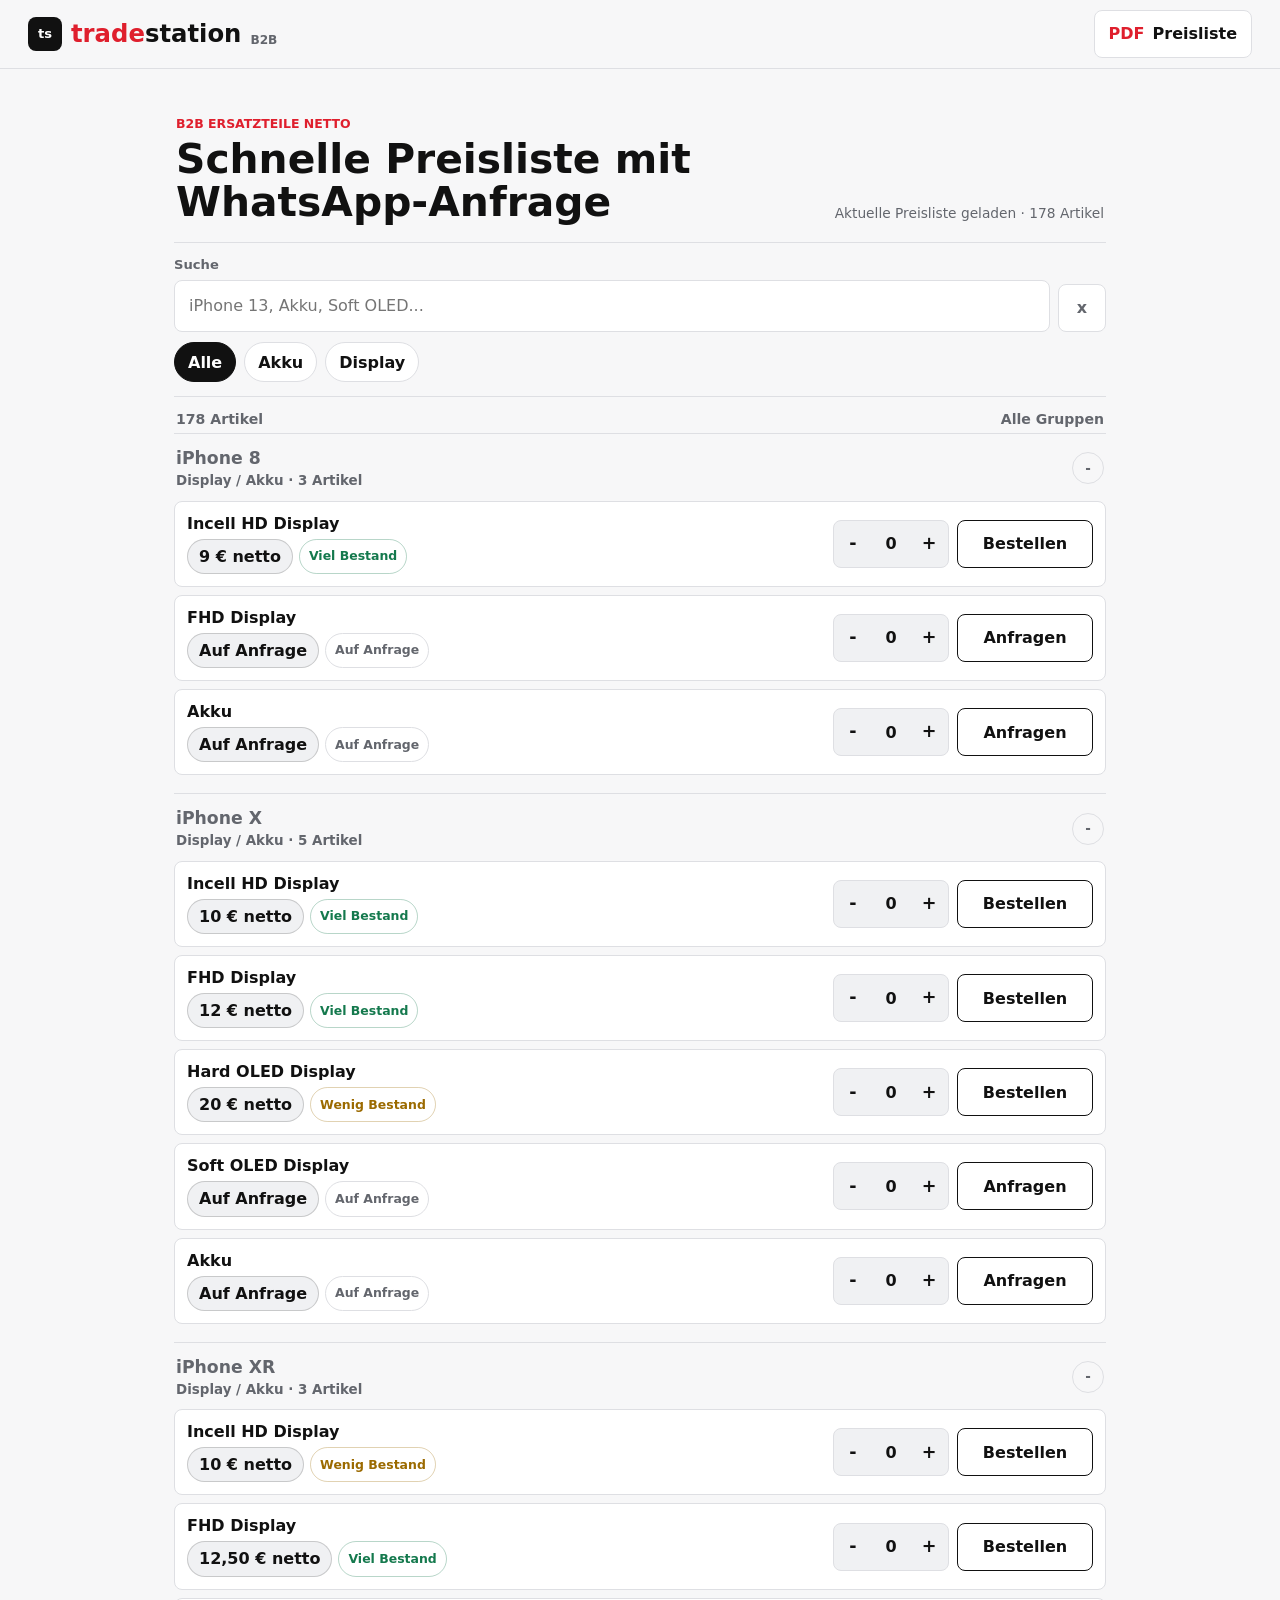
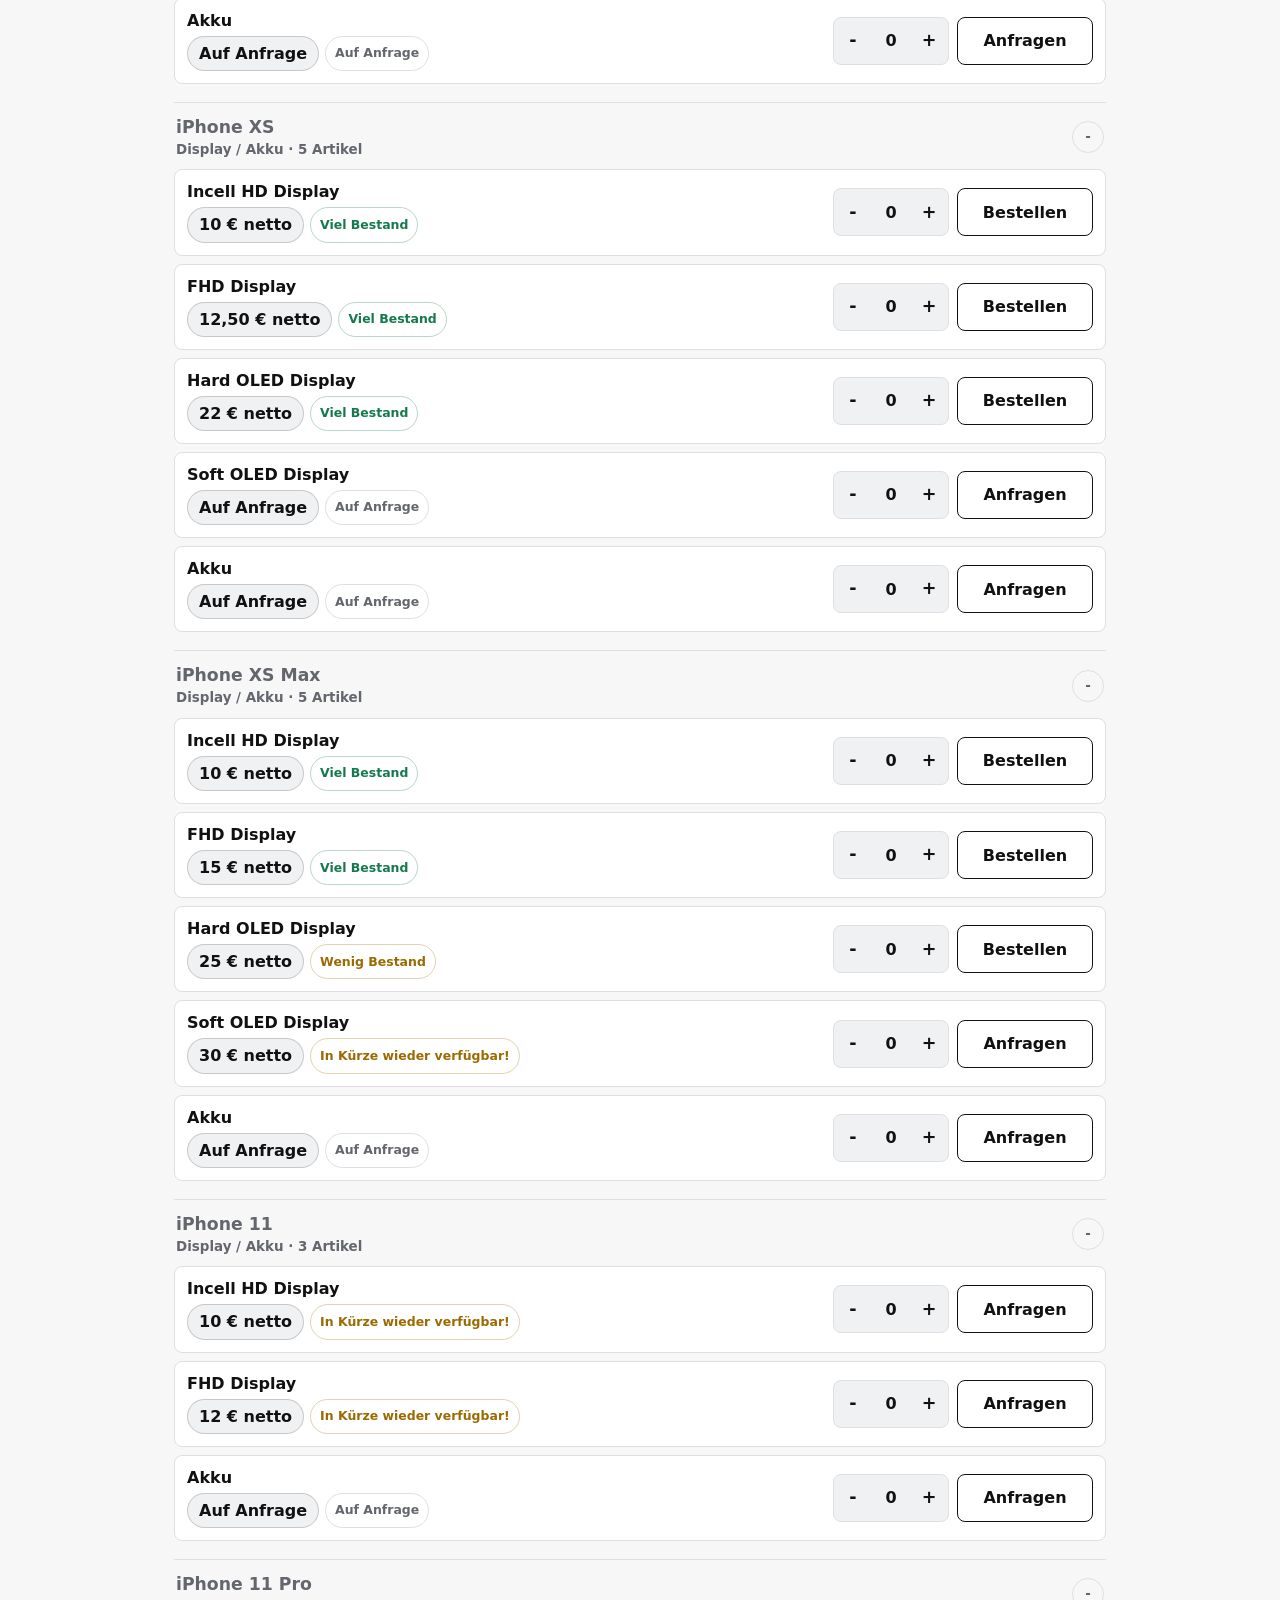
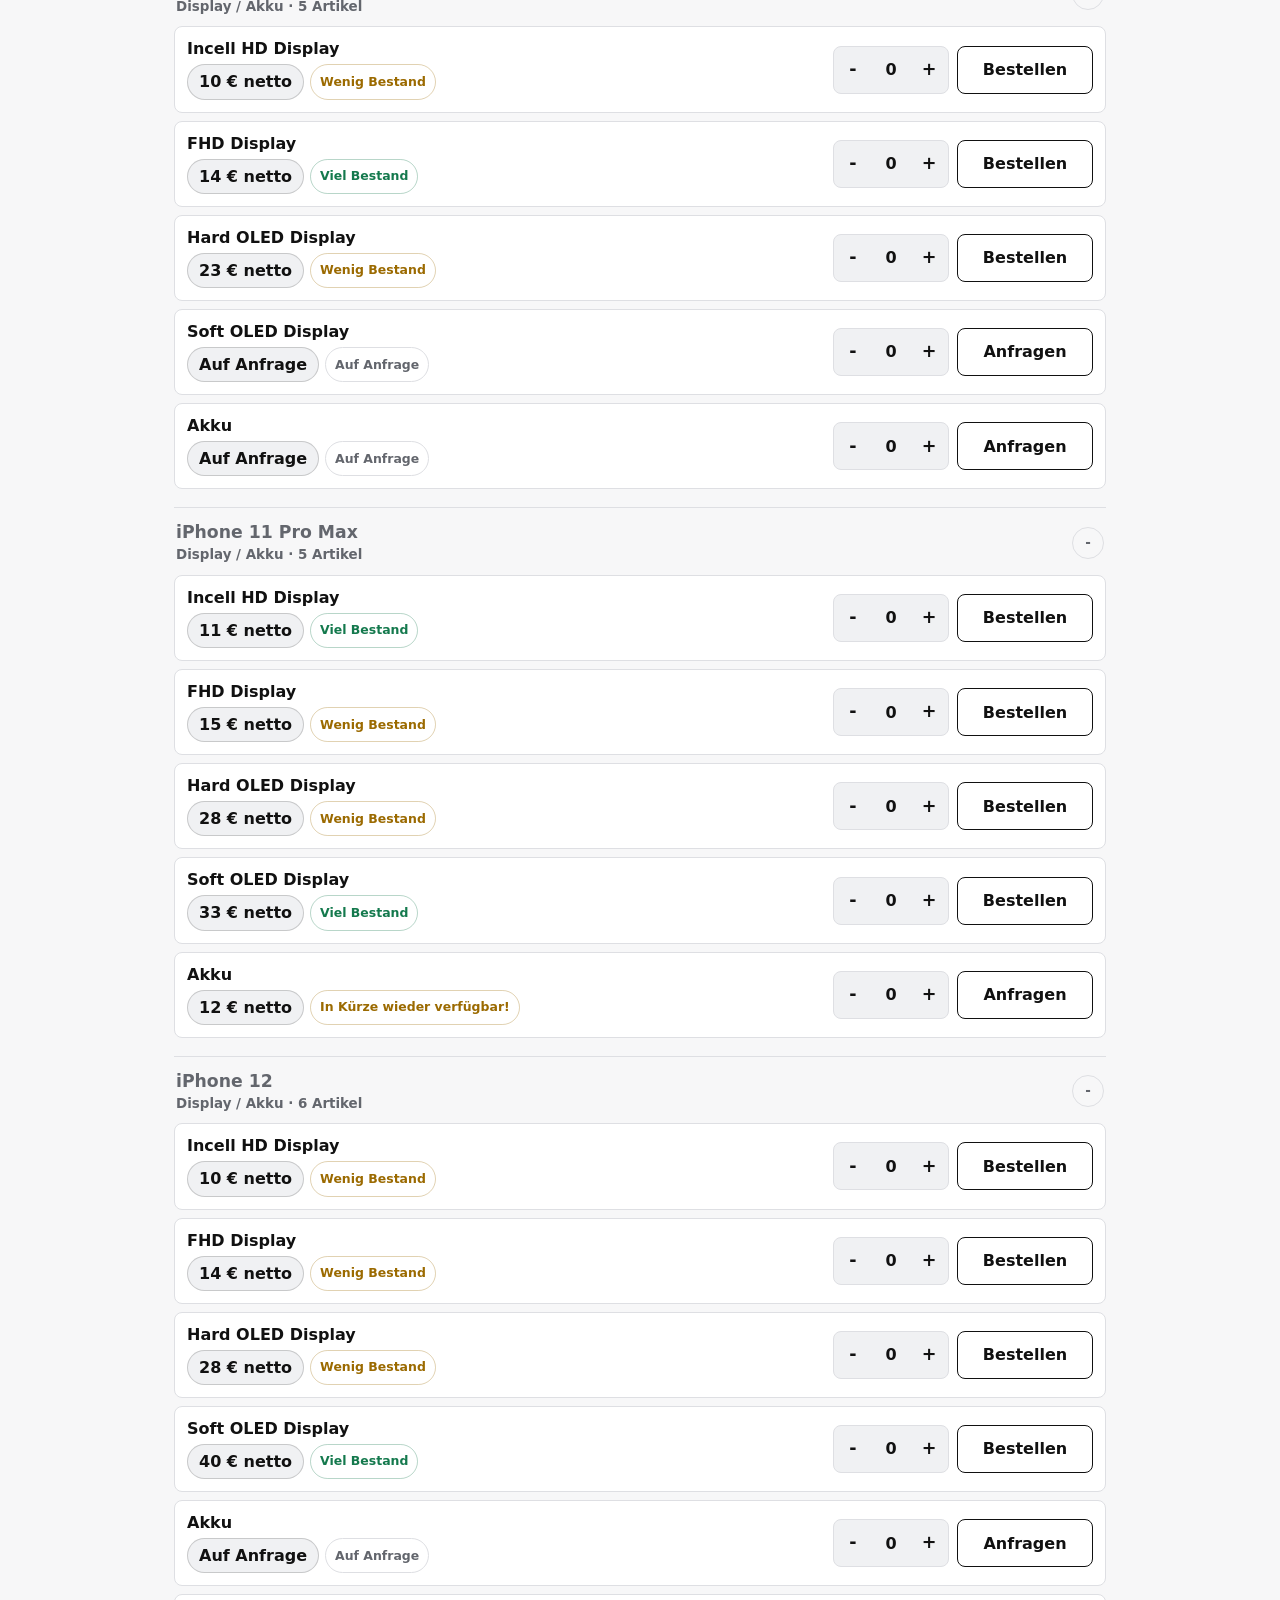
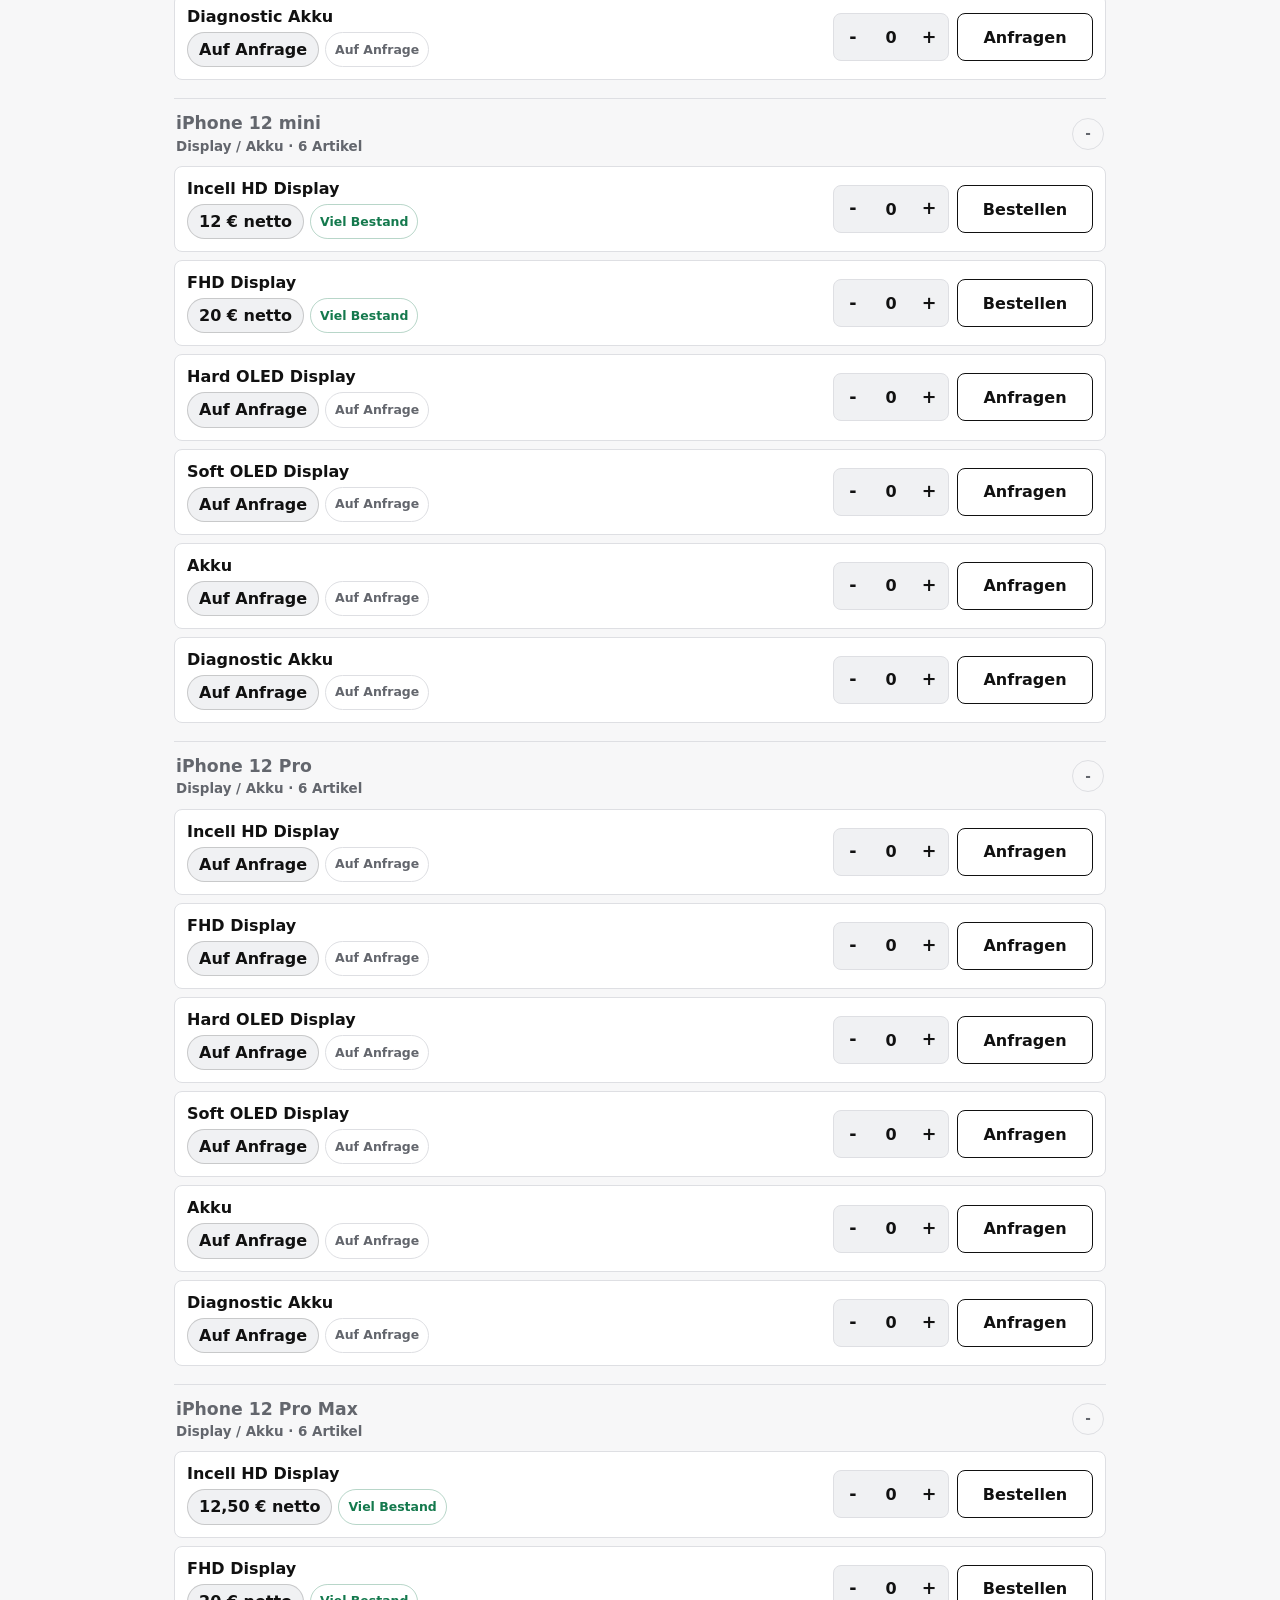
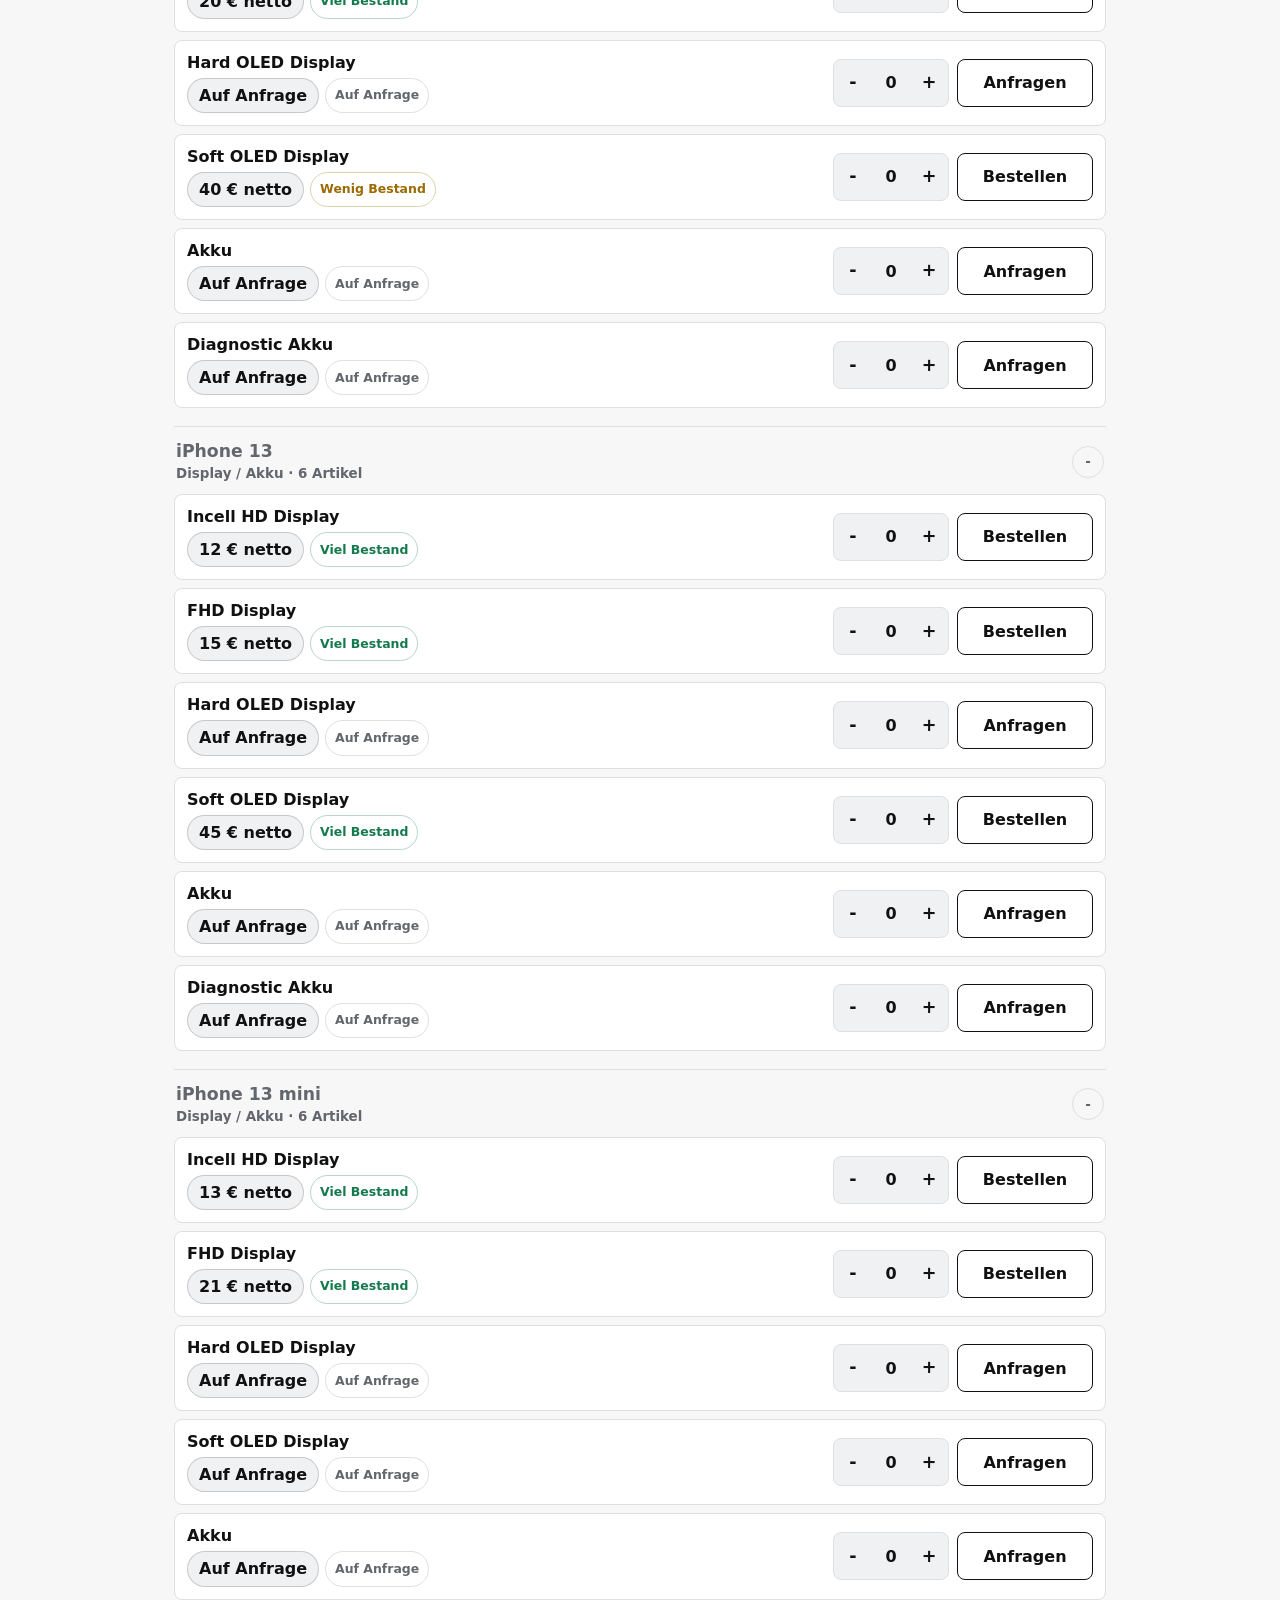
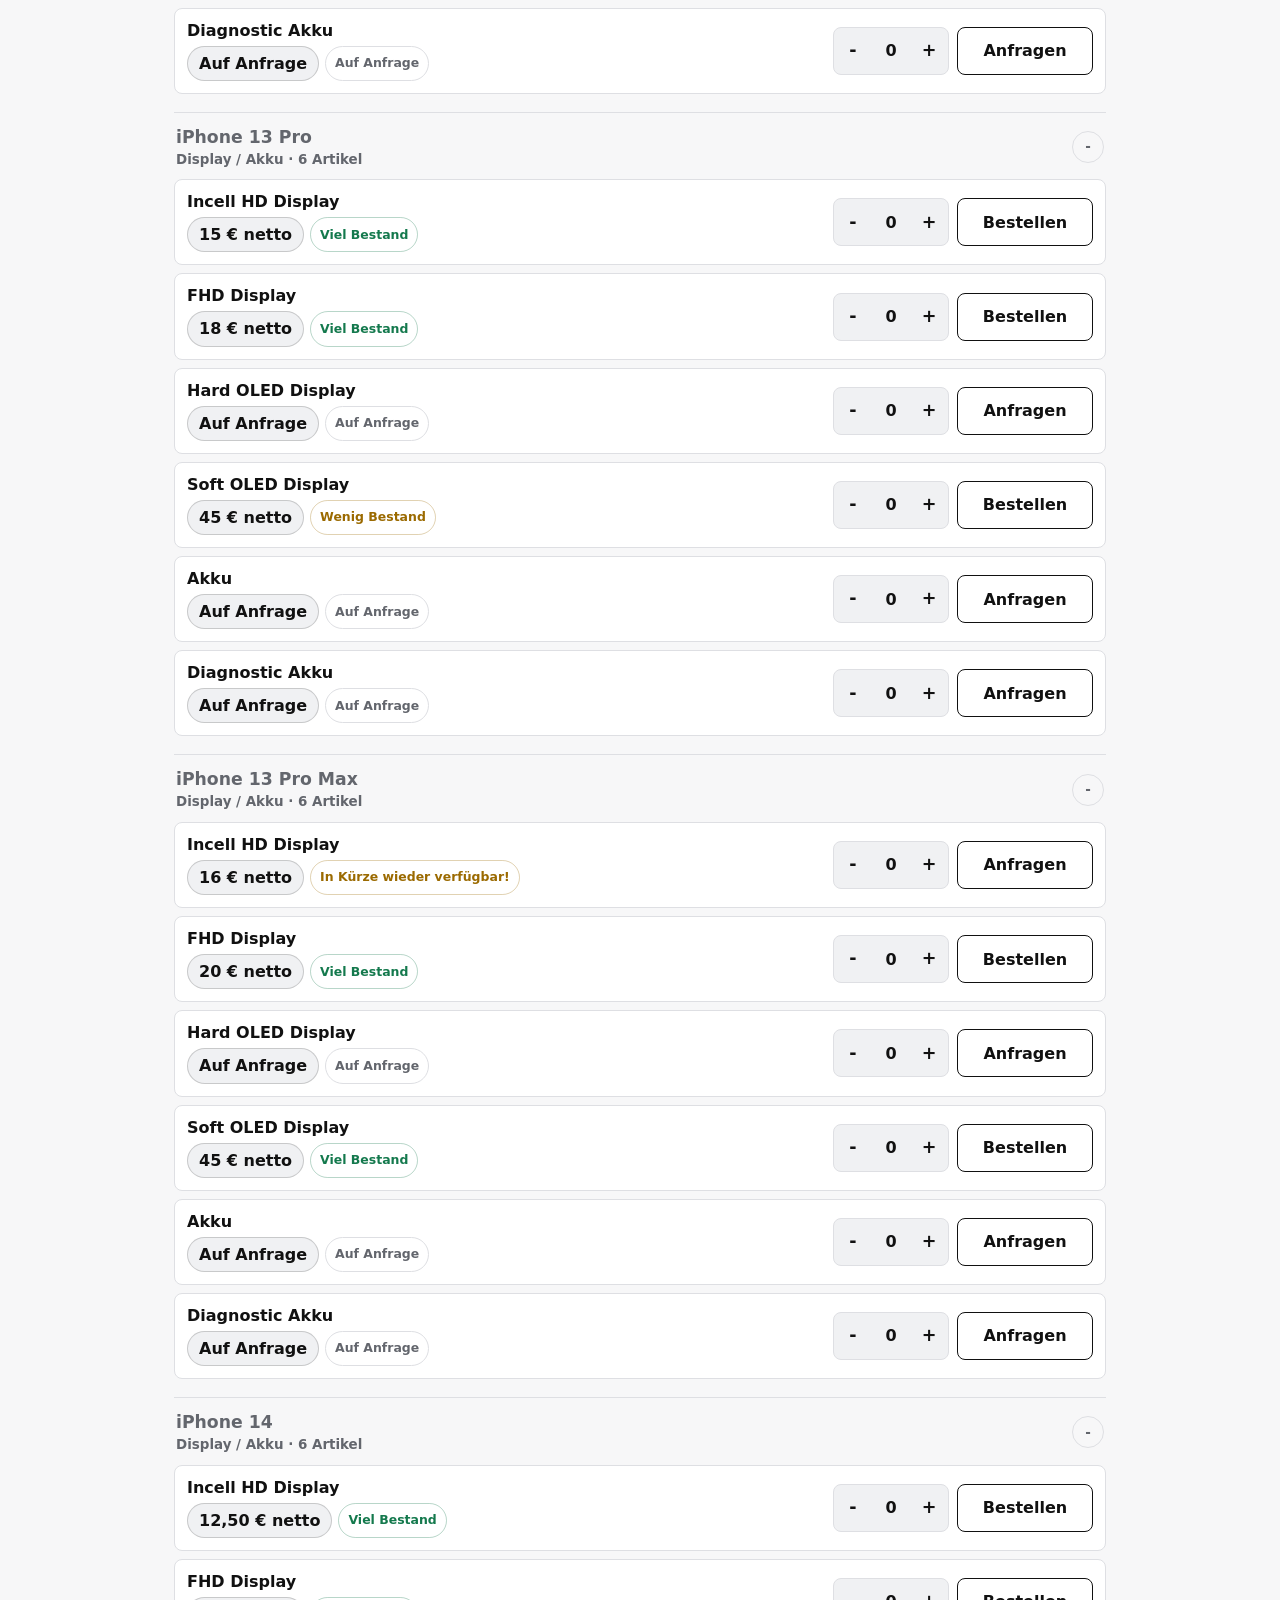
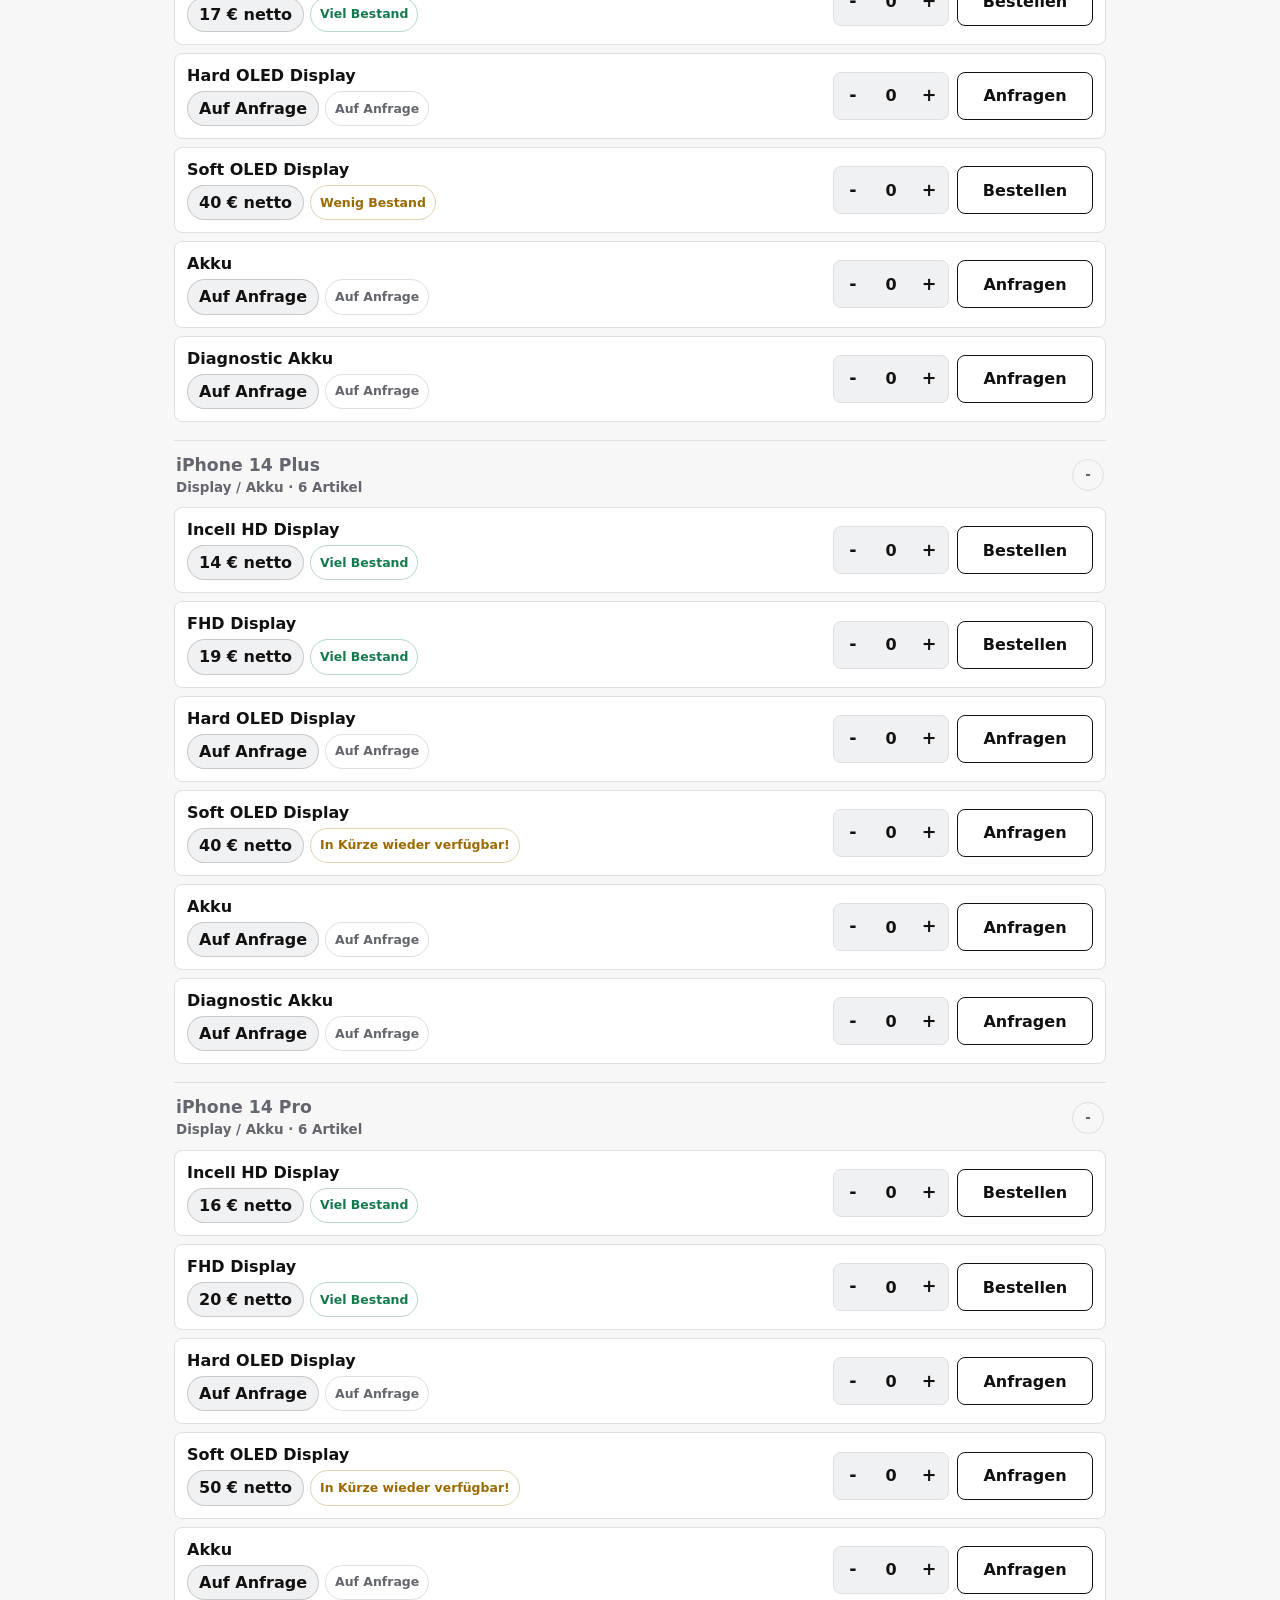
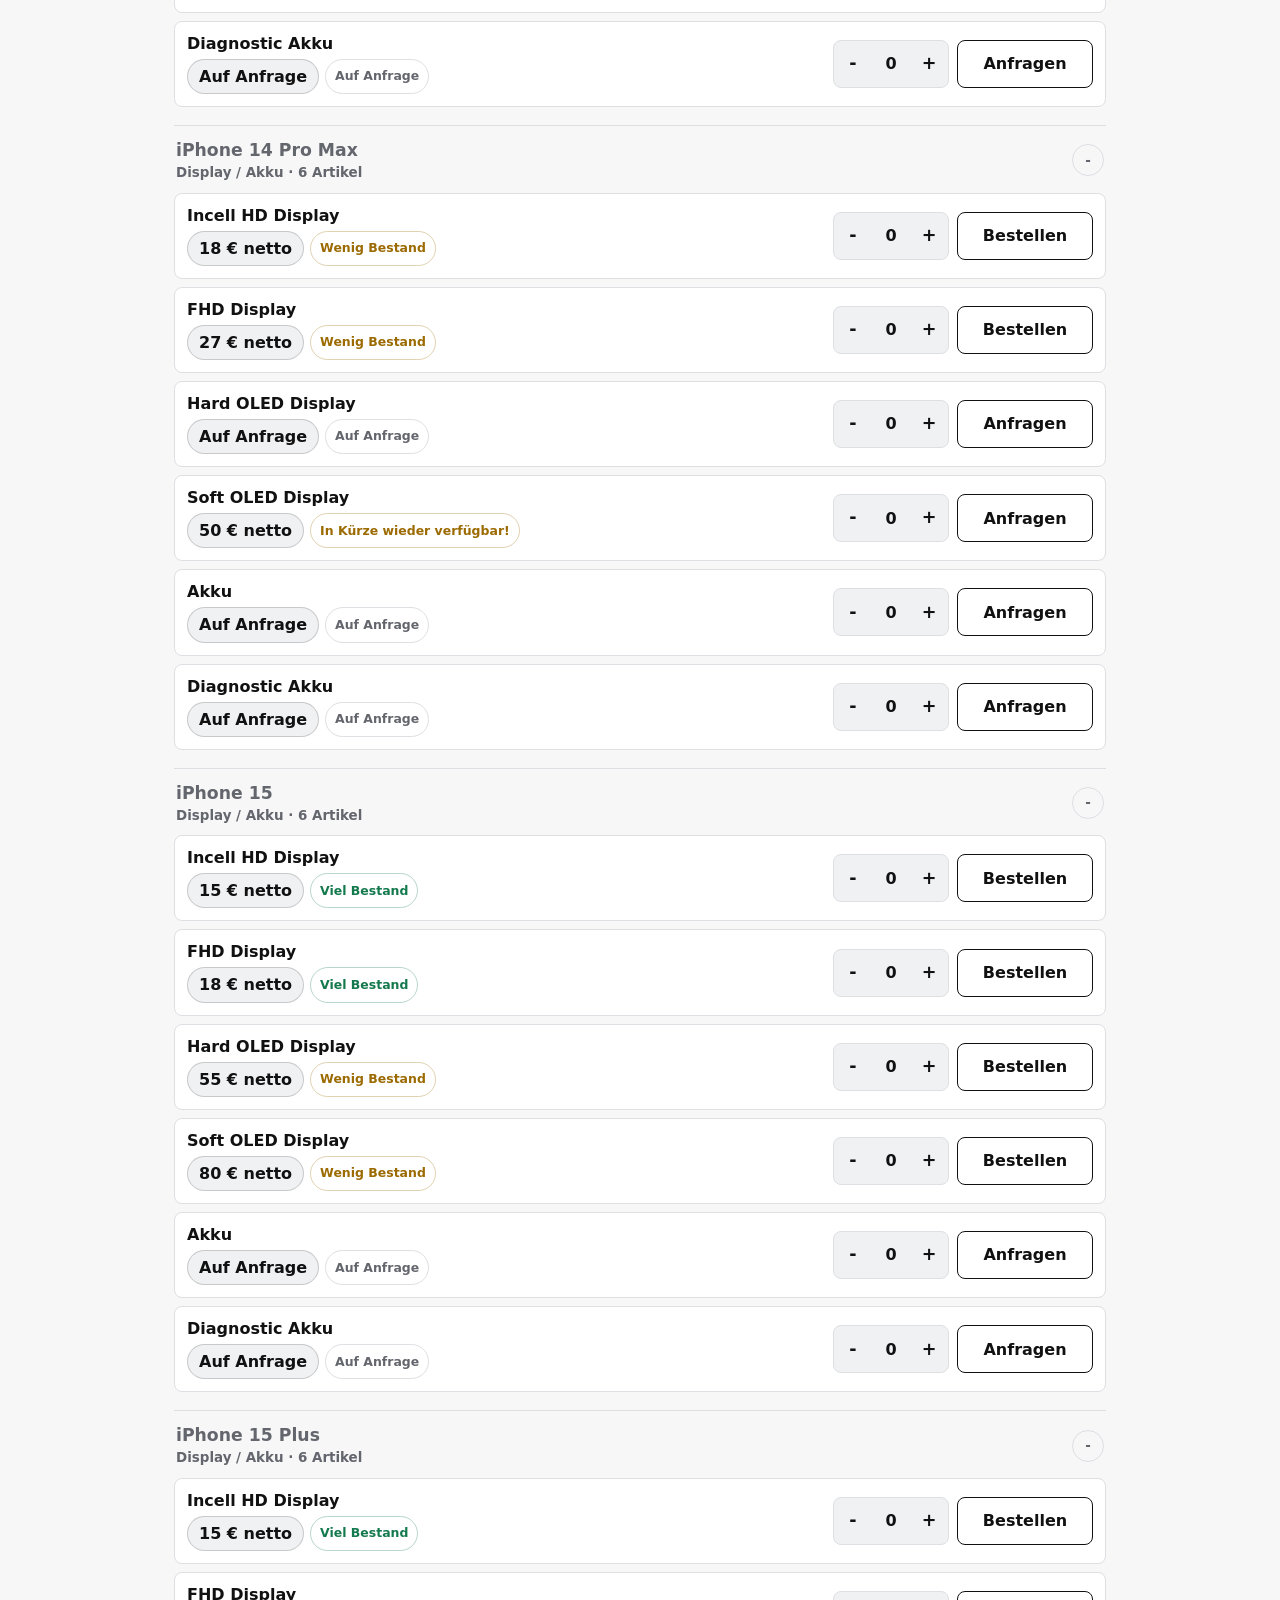
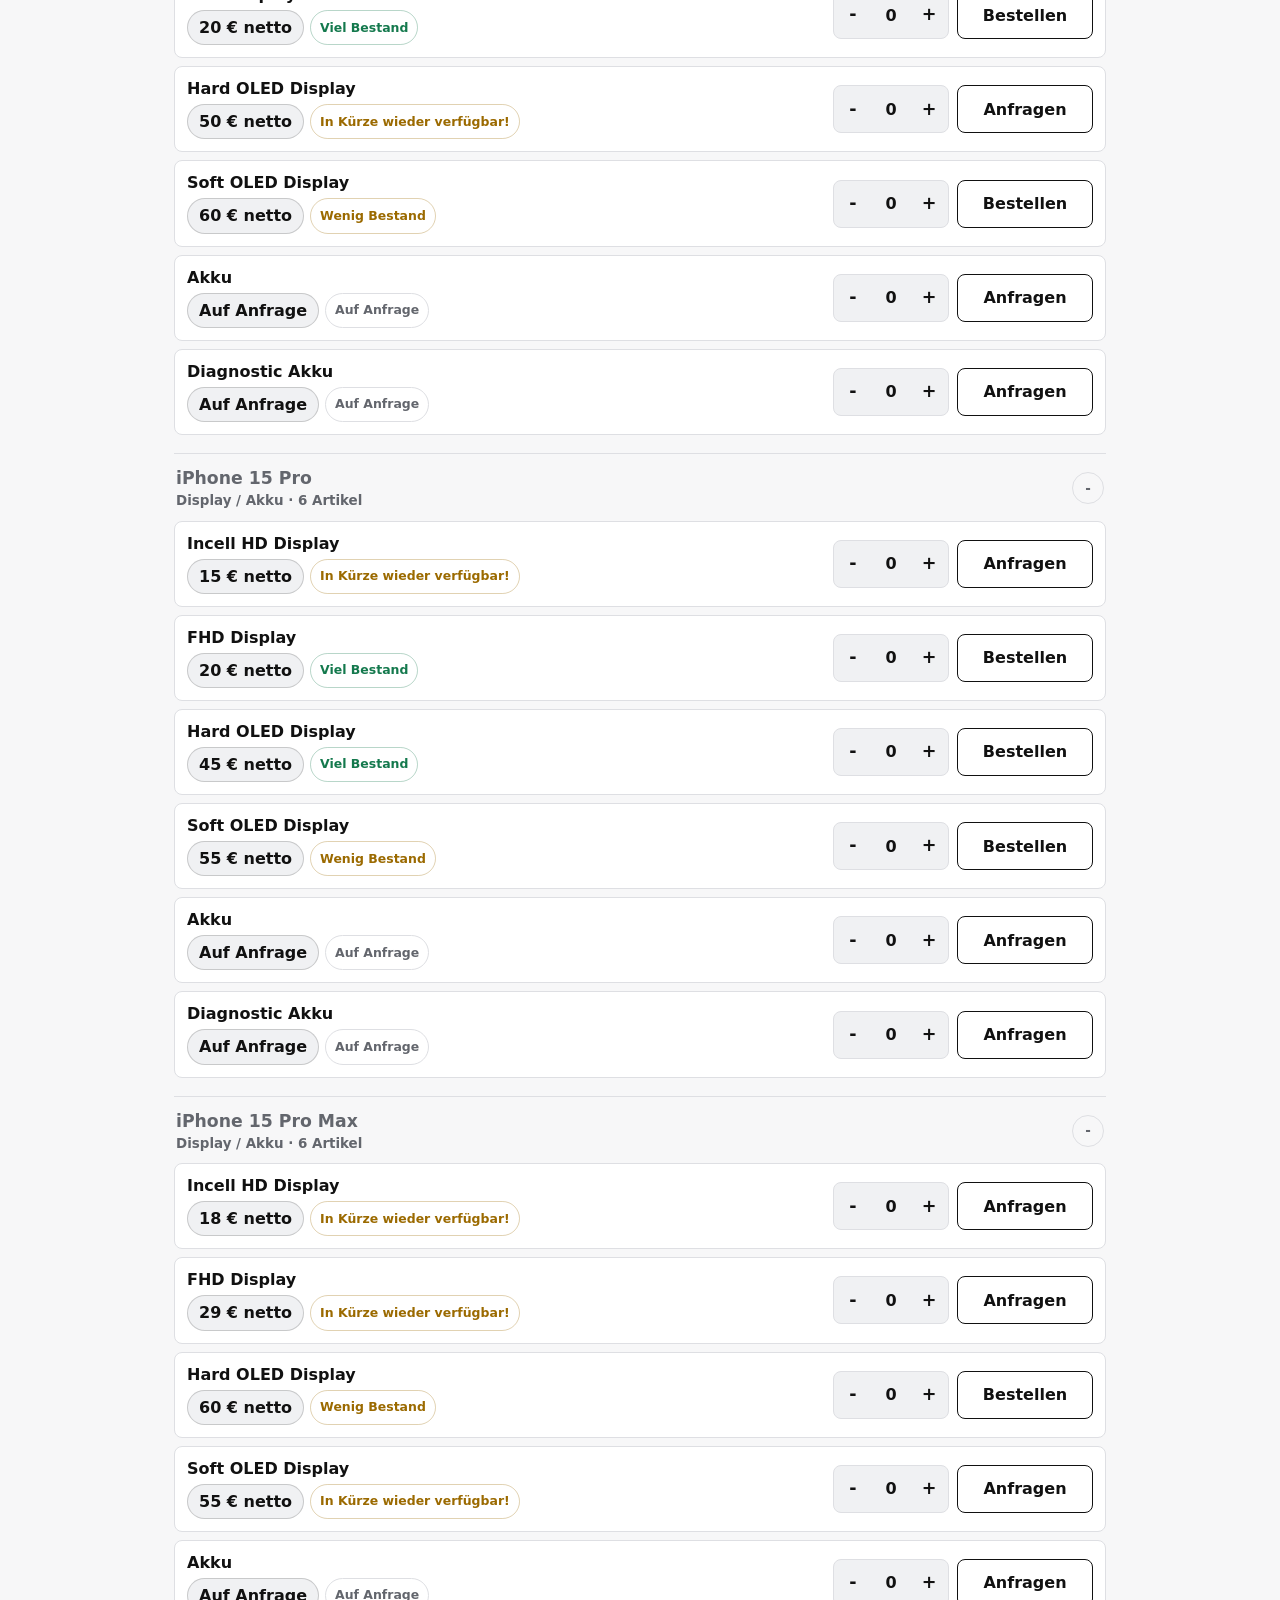
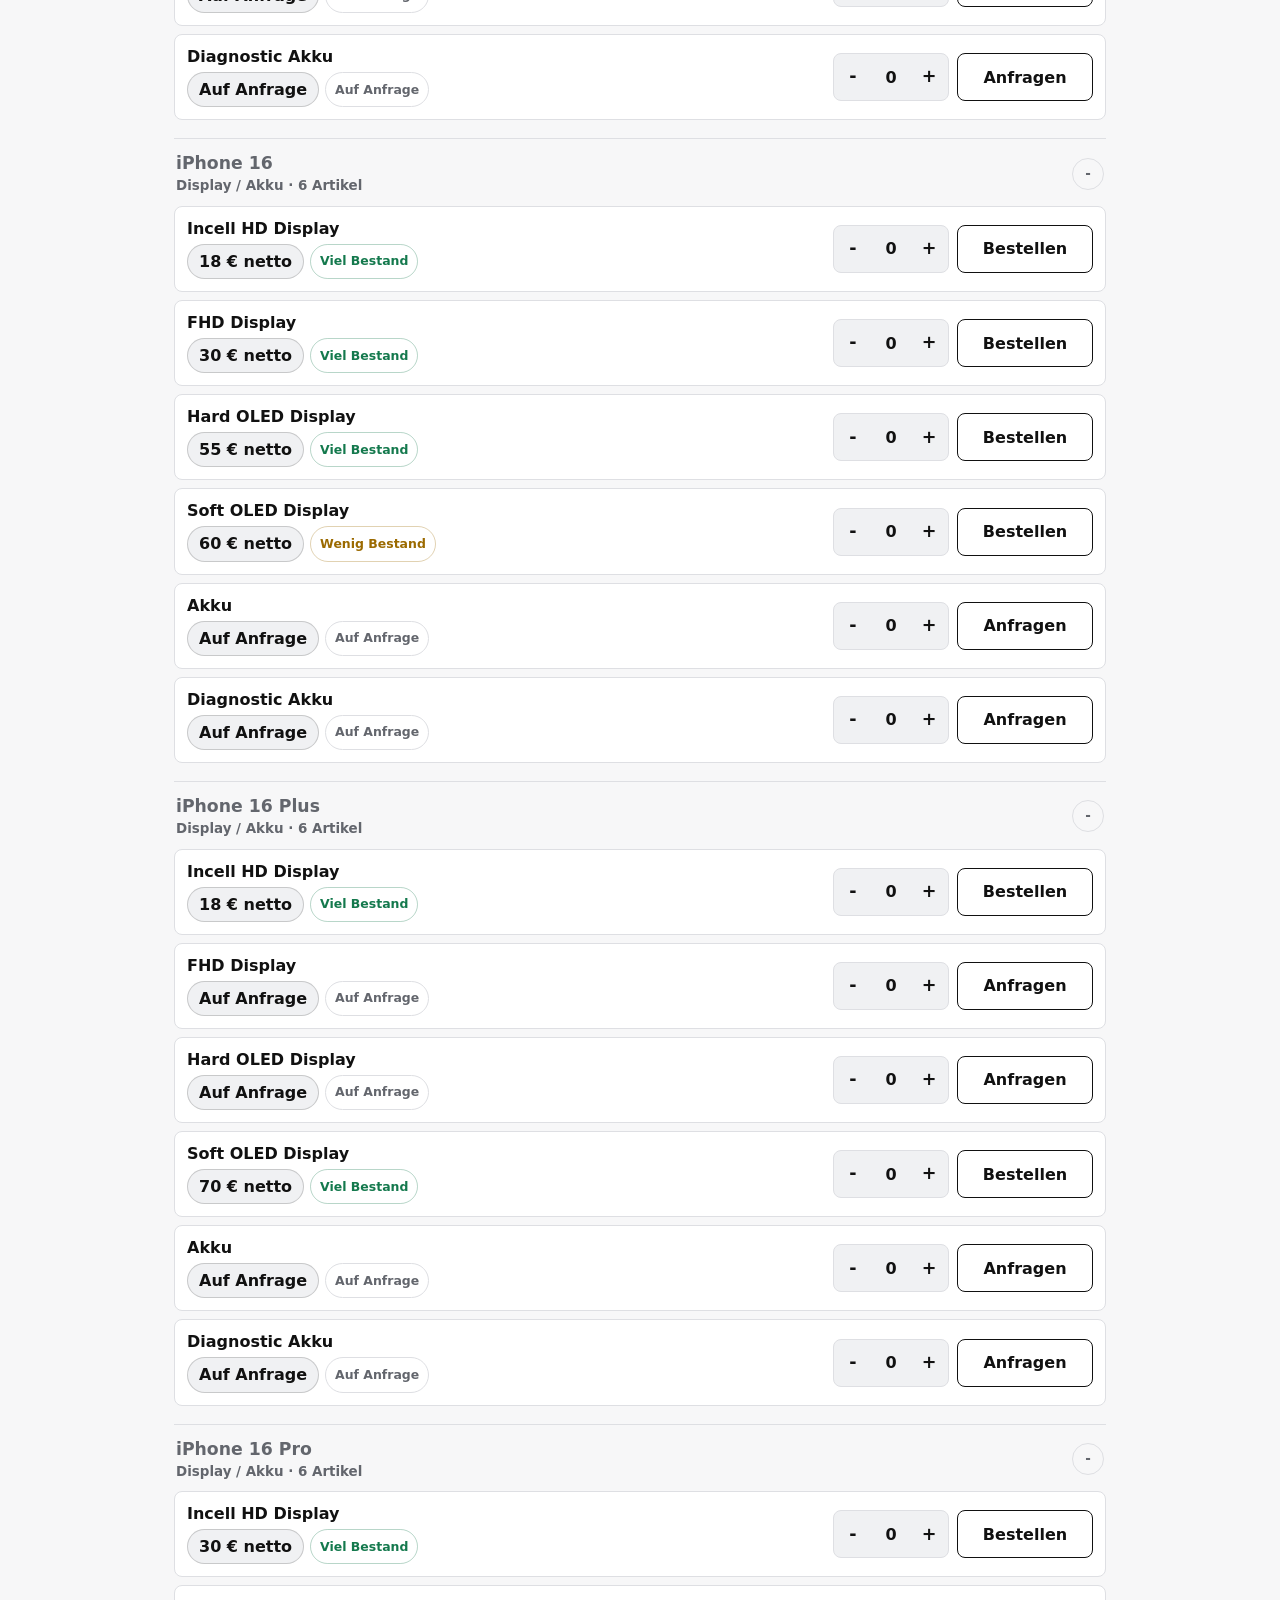
<file: index.html>
<!doctype html>
<html lang="de">
  <head>
    <meta charset="utf-8">
    <meta name="viewport" content="width=device-width, initial-scale=1">
    <meta name="theme-color" content="#111111">
    <title>tradestation b2b | Handy-Ersatzteile</title>
    <meta name="description" content="Aktuelle B2B-Preisliste fuer Handy-Ersatzteile mit schneller WhatsApp-Anfrage.">
    <link rel="icon" href="assets/img/favicon.svg" type="image/svg+xml">
    <link rel="stylesheet" href="assets/css/styles.css">
  </head>
  <body>
    <div class="top-banner is-hidden" id="offerBanner">
      <button class="top-banner__button" id="offerBannerButton" type="button">
        <span id="offerBannerText"></span>
        <span class="top-banner__cta" id="offerBannerCta"></span>
      </button>
    </div>

    <header class="site-header">
      <a class="brand" href="index.html" aria-label="tradestation b2b Startseite">
        <span class="brand__mark" aria-hidden="true">ts</span>
        <span class="brand__text"><span class="brand__trade">trade</span><span class="brand__station">station</span></span>
        <span class="brand__b2b">b2b</span>
      </a>
      <button class="header-action" id="priceListPdfButton" type="button" disabled>
        <span aria-hidden="true">PDF</span>
        <span>Preisliste</span>
      </button>
    </header>

    <main class="page-shell">
      <section class="hero-strip" aria-labelledby="pageTitle">
        <div>
          <p class="eyebrow">B2B Ersatzteile netto</p>
          <h1 id="pageTitle">Schnelle Preisliste mit WhatsApp-Anfrage</h1>
        </div>
        <p class="data-status" id="dataStatus">Preisliste wird geladen...</p>
      </section>

      <section class="search-panel" aria-label="Produktsuche">
        <div class="search-field">
          <label class="search-field__control" for="searchInput">
            <span class="search-field__label">Suche</span>
            <input id="searchInput" type="search" inputmode="search" autocomplete="off" placeholder="iPhone 13, Akku, Soft OLED...">
          </label>
          <button class="search-field__clear" id="clearSearchButton" type="button" aria-label="Suche leeren">x</button>
        </div>
        <div class="filter-row" id="groupFilters" role="list" aria-label="Artikelgruppe"></div>
      </section>

      <section class="catalog-meta" aria-live="polite">
        <span id="resultCount">0 Artikel</span>
        <span id="activeFilterLabel">Alle Gruppen</span>
      </section>

      <section class="product-list" id="productList" aria-live="polite"></section>
    </main>

    <aside class="cart-bar is-hidden" id="cartBar" aria-live="polite">
      <div>
        <strong id="cartCount">0 Artikel</strong>
        <span id="cartTotal">0 € netto</span>
      </div>
      <button class="primary-button" id="openCheckoutButton" type="button">Anfrage senden</button>
    </aside>

    <dialog class="checkout-dialog" id="checkoutDialog">
      <form class="checkout" id="checkoutForm" method="dialog">
        <div class="checkout__head">
          <div>
            <p class="eyebrow">WhatsApp-Anfrage</p>
            <h2>Bestellung vorbereiten</h2>
          </div>
          <button class="icon-button" id="closeCheckoutButton" type="button" aria-label="Fenster schliessen">x</button>
        </div>

        <div class="checkout__items" id="checkoutItems"></div>

        <div class="checkout__total">
          <span>Gesamtsumme netto</span>
          <strong id="checkoutTotal">0 €</strong>
        </div>

        <div class="form-grid">
          <label>
            <span>Firma</span>
            <input id="companyInput" name="company" autocomplete="organization">
          </label>
          <label>
            <span>Name</span>
            <input id="nameInput" name="name" autocomplete="name">
          </label>
        </div>

        <fieldset class="location-fieldset">
          <legend>Standort</legend>
          <div class="location-grid" id="locationOptions"></div>
          <p class="form-note is-hidden" id="locationNotice"></p>
        </fieldset>

        <label class="message-field">
          <span>Nachricht optional</span>
          <textarea id="customerMessageInput" name="customerMessage" rows="3" placeholder="z. B. bitte Verfügbarkeit bestätigen"></textarea>
        </label>

        <fieldset class="send-mode">
          <legend>Ausgabe</legend>
          <label>
            <input type="radio" name="sendMode" value="whatsapp" checked>
            <span>Nur WhatsApp</span>
          </label>
          <label>
            <input type="radio" name="sendMode" value="whatsapp-pdf">
            <span>WhatsApp + PDF</span>
          </label>
        </fieldset>

        <a class="fallback-link is-hidden" id="whatsappFallbackLink" target="_blank" rel="noopener">WhatsApp öffnen</a>
        <p class="form-note is-hidden" id="printNotice"></p>

        <div class="checkout__actions">
          <button class="secondary-button" id="orderPdfButton" type="button">PDF erstellen</button>
          <button class="primary-button primary-button--whatsapp" id="sendWhatsappButton" type="submit">WhatsApp senden</button>
        </div>
      </form>
    </dialog>

    <footer class="site-footer">
      <a href="impressum.html">Impressum</a>
      <a href="datenschutz.html">Datenschutz</a>
      <a href="agb.html">AGB</a>
      <span>Preise netto zzgl. gesetzlicher Umsatzsteuer</span>
    </footer>

    <noscript>
      <p class="noscript">Bitte JavaScript aktivieren, damit die aktuelle Preisliste geladen werden kann.</p>
    </noscript>

    <script src="assets/js/app.js" defer></script>
  </body>
</html>
</file>
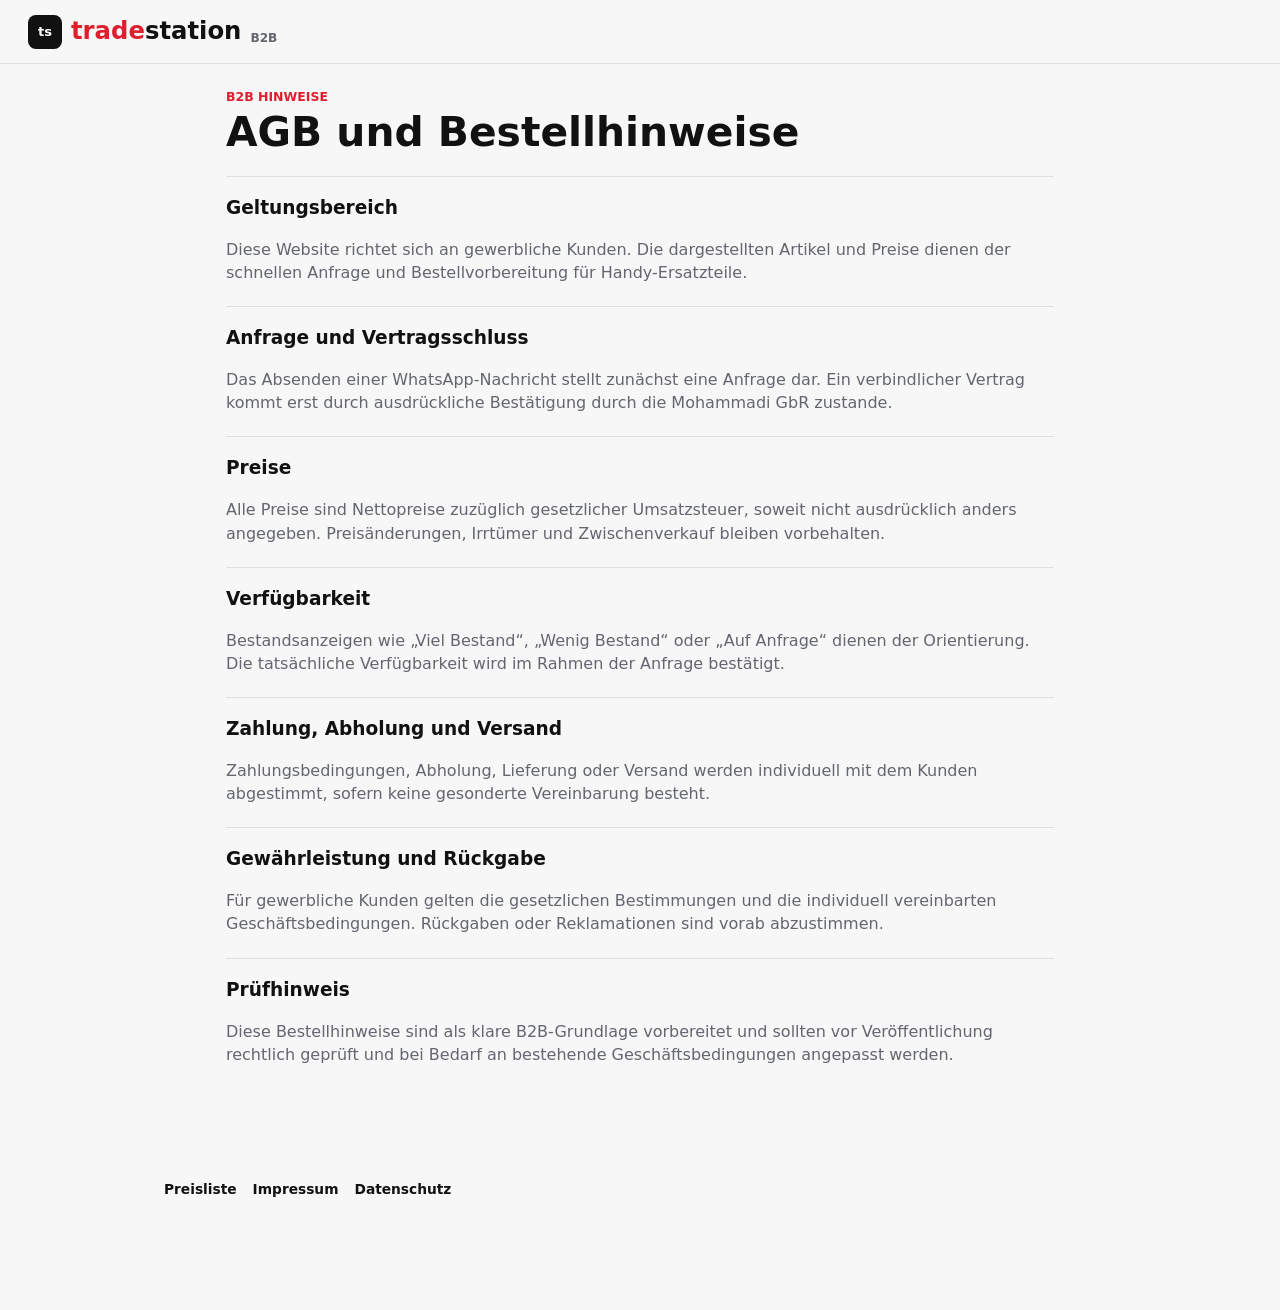
<file: agb.html>
<!doctype html>
<html lang="de">
  <head>
    <meta charset="utf-8">
    <meta name="viewport" content="width=device-width, initial-scale=1">
    <title>AGB und Bestellhinweise | tradestation b2b</title>
    <link rel="icon" href="assets/img/favicon.svg" type="image/svg+xml">
    <link rel="stylesheet" href="assets/css/styles.css">
  </head>
  <body class="legal-page">
    <header class="site-header">
      <a class="brand" href="index.html" aria-label="tradestation b2b Startseite">
        <span class="brand__mark" aria-hidden="true">ts</span>
        <span class="brand__text"><span class="brand__trade">trade</span><span class="brand__station">station</span></span>
        <span class="brand__b2b">b2b</span>
      </a>
    </header>

    <main class="legal-main">
      <p class="eyebrow">B2B Hinweise</p>
      <h1>AGB und Bestellhinweise</h1>

      <section class="legal-section">
        <h2>Geltungsbereich</h2>
        <p>Diese Website richtet sich an gewerbliche Kunden. Die dargestellten Artikel und Preise dienen der schnellen Anfrage und Bestellvorbereitung für Handy-Ersatzteile.</p>
      </section>

      <section class="legal-section">
        <h2>Anfrage und Vertragsschluss</h2>
        <p>Das Absenden einer WhatsApp-Nachricht stellt zunächst eine Anfrage dar. Ein verbindlicher Vertrag kommt erst durch ausdrückliche Bestätigung durch die Mohammadi GbR zustande.</p>
      </section>

      <section class="legal-section">
        <h2>Preise</h2>
        <p>Alle Preise sind Nettopreise zuzüglich gesetzlicher Umsatzsteuer, soweit nicht ausdrücklich anders angegeben. Preisänderungen, Irrtümer und Zwischenverkauf bleiben vorbehalten.</p>
      </section>

      <section class="legal-section">
        <h2>Verfügbarkeit</h2>
        <p>Bestandsanzeigen wie „Viel Bestand“, „Wenig Bestand“ oder „Auf Anfrage“ dienen der Orientierung. Die tatsächliche Verfügbarkeit wird im Rahmen der Anfrage bestätigt.</p>
      </section>

      <section class="legal-section">
        <h2>Zahlung, Abholung und Versand</h2>
        <p>Zahlungsbedingungen, Abholung, Lieferung oder Versand werden individuell mit dem Kunden abgestimmt, sofern keine gesonderte Vereinbarung besteht.</p>
      </section>

      <section class="legal-section">
        <h2>Gewährleistung und Rückgabe</h2>
        <p>Für gewerbliche Kunden gelten die gesetzlichen Bestimmungen und die individuell vereinbarten Geschäftsbedingungen. Rückgaben oder Reklamationen sind vorab abzustimmen.</p>
      </section>

      <section class="legal-section">
        <h2>Prüfhinweis</h2>
        <p>Diese Bestellhinweise sind als klare B2B-Grundlage vorbereitet und sollten vor Veröffentlichung rechtlich geprüft und bei Bedarf an bestehende Geschäftsbedingungen angepasst werden.</p>
      </section>
    </main>

    <footer class="site-footer">
      <a href="index.html">Preisliste</a>
      <a href="impressum.html">Impressum</a>
      <a href="datenschutz.html">Datenschutz</a>
    </footer>
  </body>
</html>
</file>
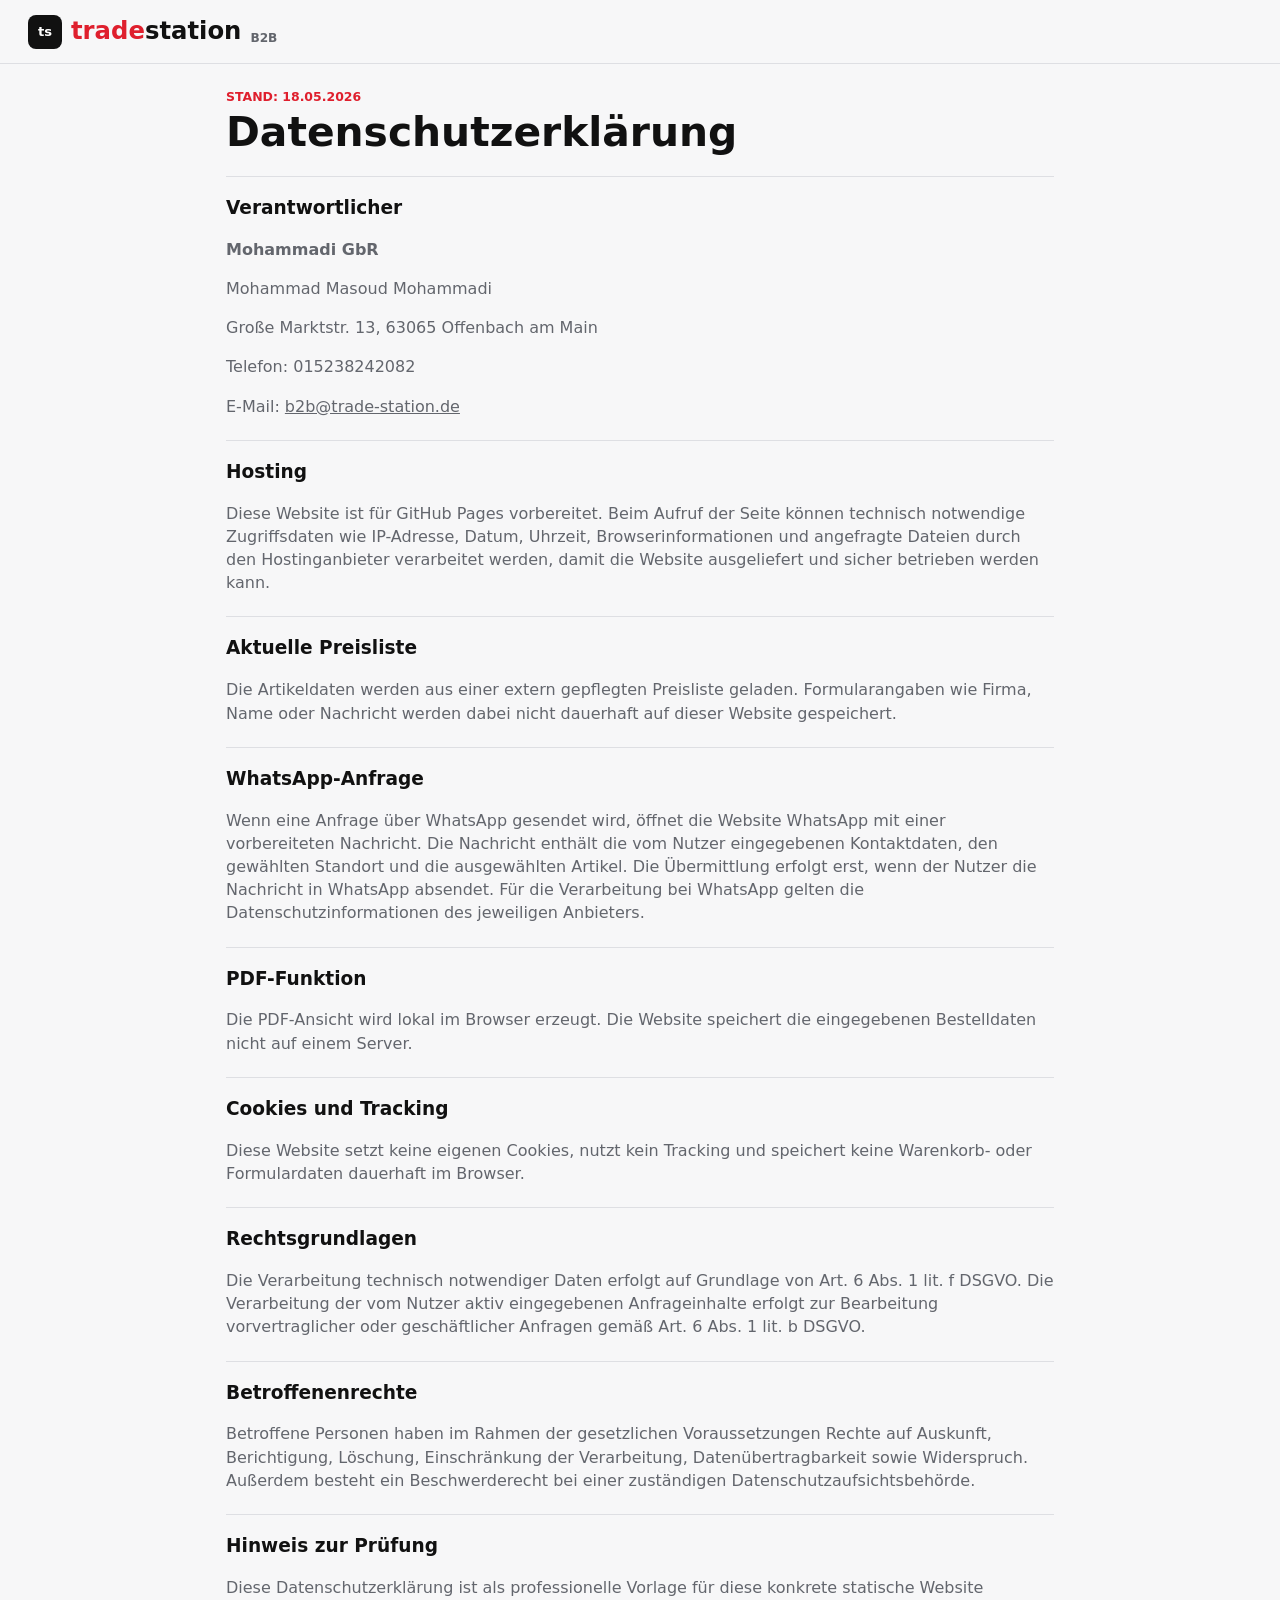
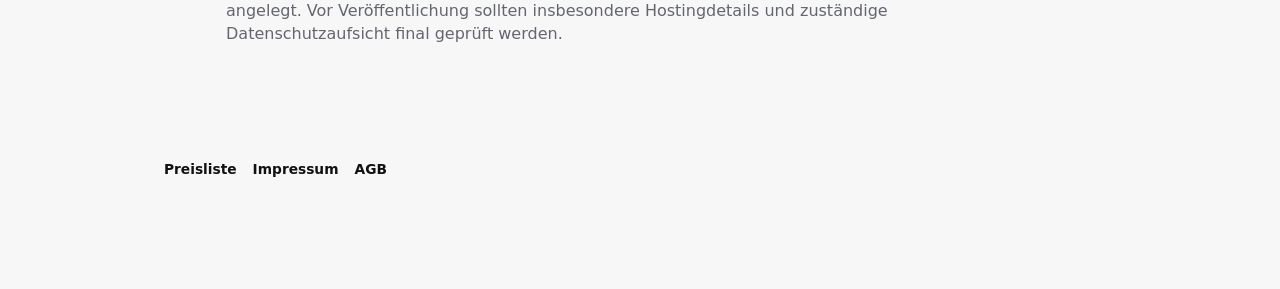
<file: datenschutz.html>
<!doctype html>
<html lang="de">
  <head>
    <meta charset="utf-8">
    <meta name="viewport" content="width=device-width, initial-scale=1">
    <title>Datenschutz | tradestation b2b</title>
    <link rel="icon" href="assets/img/favicon.svg" type="image/svg+xml">
    <link rel="stylesheet" href="assets/css/styles.css">
  </head>
  <body class="legal-page">
    <header class="site-header">
      <a class="brand" href="index.html" aria-label="tradestation b2b Startseite">
        <span class="brand__mark" aria-hidden="true">ts</span>
        <span class="brand__text"><span class="brand__trade">trade</span><span class="brand__station">station</span></span>
        <span class="brand__b2b">b2b</span>
      </a>
    </header>

    <main class="legal-main">
      <p class="eyebrow">Stand: 18.05.2026</p>
      <h1>Datenschutzerklärung</h1>

      <section class="legal-section">
        <h2>Verantwortlicher</h2>
        <p><strong>Mohammadi GbR</strong></p>
        <p>Mohammad Masoud Mohammadi</p>
        <p>Große Marktstr. 13, 63065 Offenbach am Main</p>
        <p>Telefon: 015238242082</p>
        <p>E-Mail: <a href="mailto:b2b@trade-station.de">b2b@trade-station.de</a></p>
      </section>

      <section class="legal-section">
        <h2>Hosting</h2>
        <p>Diese Website ist für GitHub Pages vorbereitet. Beim Aufruf der Seite können technisch notwendige Zugriffsdaten wie IP-Adresse, Datum, Uhrzeit, Browserinformationen und angefragte Dateien durch den Hostinganbieter verarbeitet werden, damit die Website ausgeliefert und sicher betrieben werden kann.</p>
      </section>

      <section class="legal-section">
        <h2>Aktuelle Preisliste</h2>
        <p>Die Artikeldaten werden aus einer extern gepflegten Preisliste geladen. Formularangaben wie Firma, Name oder Nachricht werden dabei nicht dauerhaft auf dieser Website gespeichert.</p>
      </section>

      <section class="legal-section">
        <h2>WhatsApp-Anfrage</h2>
        <p>Wenn eine Anfrage über WhatsApp gesendet wird, öffnet die Website WhatsApp mit einer vorbereiteten Nachricht. Die Nachricht enthält die vom Nutzer eingegebenen Kontaktdaten, den gewählten Standort und die ausgewählten Artikel. Die Übermittlung erfolgt erst, wenn der Nutzer die Nachricht in WhatsApp absendet. Für die Verarbeitung bei WhatsApp gelten die Datenschutzinformationen des jeweiligen Anbieters.</p>
      </section>

      <section class="legal-section">
        <h2>PDF-Funktion</h2>
        <p>Die PDF-Ansicht wird lokal im Browser erzeugt. Die Website speichert die eingegebenen Bestelldaten nicht auf einem Server.</p>
      </section>

      <section class="legal-section">
        <h2>Cookies und Tracking</h2>
        <p>Diese Website setzt keine eigenen Cookies, nutzt kein Tracking und speichert keine Warenkorb- oder Formulardaten dauerhaft im Browser.</p>
      </section>

      <section class="legal-section">
        <h2>Rechtsgrundlagen</h2>
        <p>Die Verarbeitung technisch notwendiger Daten erfolgt auf Grundlage von Art. 6 Abs. 1 lit. f DSGVO. Die Verarbeitung der vom Nutzer aktiv eingegebenen Anfrageinhalte erfolgt zur Bearbeitung vorvertraglicher oder geschäftlicher Anfragen gemäß Art. 6 Abs. 1 lit. b DSGVO.</p>
      </section>

      <section class="legal-section">
        <h2>Betroffenenrechte</h2>
        <p>Betroffene Personen haben im Rahmen der gesetzlichen Voraussetzungen Rechte auf Auskunft, Berichtigung, Löschung, Einschränkung der Verarbeitung, Datenübertragbarkeit sowie Widerspruch. Außerdem besteht ein Beschwerderecht bei einer zuständigen Datenschutzaufsichtsbehörde.</p>
      </section>

      <section class="legal-section">
        <h2>Hinweis zur Prüfung</h2>
        <p>Diese Datenschutzerklärung ist als professionelle Vorlage für diese konkrete statische Website angelegt. Vor Veröffentlichung sollten insbesondere Hostingdetails und zuständige Datenschutzaufsicht final geprüft werden.</p>
      </section>
    </main>

    <footer class="site-footer">
      <a href="index.html">Preisliste</a>
      <a href="impressum.html">Impressum</a>
      <a href="agb.html">AGB</a>
    </footer>
  </body>
</html>
</file>
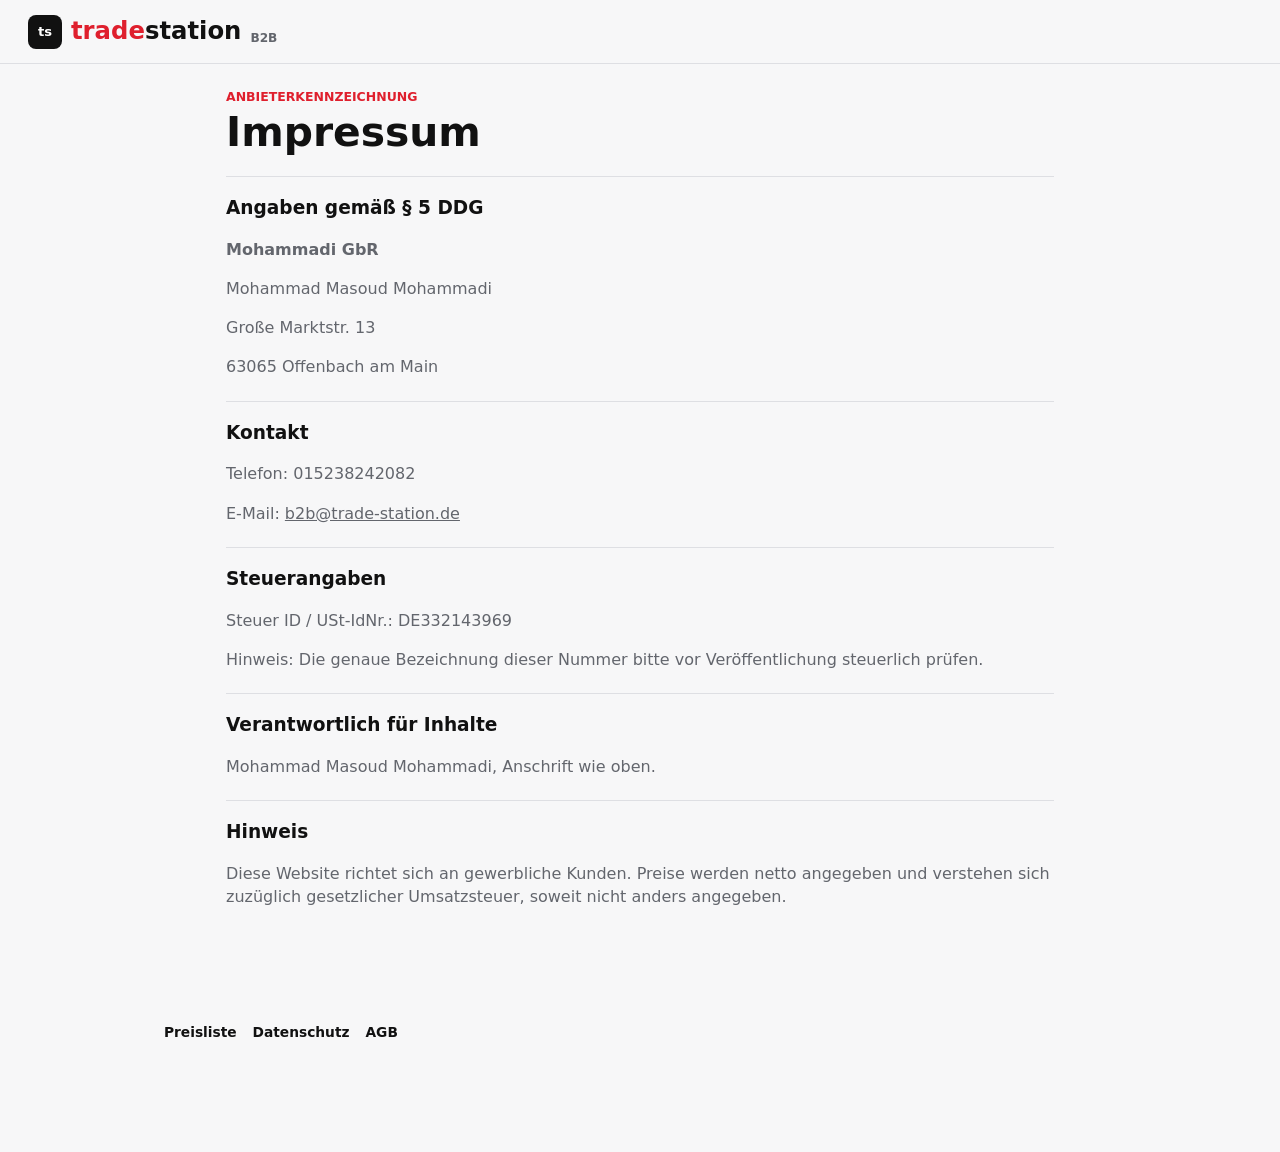
<file: impressum.html>
<!doctype html>
<html lang="de">
  <head>
    <meta charset="utf-8">
    <meta name="viewport" content="width=device-width, initial-scale=1">
    <title>Impressum | tradestation b2b</title>
    <link rel="icon" href="assets/img/favicon.svg" type="image/svg+xml">
    <link rel="stylesheet" href="assets/css/styles.css">
  </head>
  <body class="legal-page">
    <header class="site-header">
      <a class="brand" href="index.html" aria-label="tradestation b2b Startseite">
        <span class="brand__mark" aria-hidden="true">ts</span>
        <span class="brand__text"><span class="brand__trade">trade</span><span class="brand__station">station</span></span>
        <span class="brand__b2b">b2b</span>
      </a>
    </header>

    <main class="legal-main">
      <p class="eyebrow">Anbieterkennzeichnung</p>
      <h1>Impressum</h1>

      <section class="legal-section">
        <h2>Angaben gemäß § 5 DDG</h2>
        <p><strong>Mohammadi GbR</strong></p>
        <p>Mohammad Masoud Mohammadi</p>
        <p>Große Marktstr. 13</p>
        <p>63065 Offenbach am Main</p>
      </section>

      <section class="legal-section">
        <h2>Kontakt</h2>
        <p>Telefon: 015238242082</p>
        <p>E-Mail: <a href="mailto:b2b@trade-station.de">b2b@trade-station.de</a></p>
      </section>

      <section class="legal-section">
        <h2>Steuerangaben</h2>
        <p>Steuer ID / USt-IdNr.: DE332143969</p>
        <p>Hinweis: Die genaue Bezeichnung dieser Nummer bitte vor Veröffentlichung steuerlich prüfen.</p>
      </section>

      <section class="legal-section">
        <h2>Verantwortlich für Inhalte</h2>
        <p>Mohammad Masoud Mohammadi, Anschrift wie oben.</p>
      </section>

      <section class="legal-section">
        <h2>Hinweis</h2>
        <p>Diese Website richtet sich an gewerbliche Kunden. Preise werden netto angegeben und verstehen sich zuzüglich gesetzlicher Umsatzsteuer, soweit nicht anders angegeben.</p>
      </section>
    </main>

    <footer class="site-footer">
      <a href="index.html">Preisliste</a>
      <a href="datenschutz.html">Datenschutz</a>
      <a href="agb.html">AGB</a>
    </footer>
  </body>
</html>
</file>
<file: assets/css/styles.css>
:root {
  color-scheme: light dark;
  --bg: #f7f7f8;
  --surface: #ffffff;
  --surface-soft: #f0f1f3;
  --text: #111111;
  --muted: #63666d;
  --line: #dedfe3;
  --brand-red: #df1f2d;
  --brand-red-dark: #b91623;
  --whatsapp: #168a5f;
  --whatsapp-dark: #0f6f4c;
  --warning: #9b6a00;
  --success: #14794d;
  --shadow: 0 12px 32px rgba(17, 17, 17, 0.08);
  --radius: 8px;
  --touch: 48px;
}

@media (prefers-color-scheme: dark) {
  :root {
    --bg: #111111;
    --surface: #1a1b1e;
    --surface-soft: #24262a;
    --text: #f5f5f5;
    --muted: #b7bac1;
    --line: #34363b;
    --brand-red: #ff3545;
    --brand-red-dark: #ff5b68;
    --shadow: 0 12px 32px rgba(0, 0, 0, 0.35);
  }
}

* {
  box-sizing: border-box;
}

html {
  min-width: 320px;
  scroll-behavior: smooth;
}

body {
  margin: 0;
  min-height: 100vh;
  background: var(--bg);
  color: var(--text);
  font-family: Inter, ui-sans-serif, system-ui, -apple-system, BlinkMacSystemFont, "Segoe UI", sans-serif;
  font-size: 16px;
  line-height: 1.45;
  padding-bottom: 94px;
}

button,
input,
textarea {
  font: inherit;
}

button {
  cursor: pointer;
}

button:disabled {
  cursor: not-allowed;
  opacity: 0.58;
}

a {
  color: inherit;
}

.is-hidden {
  display: none !important;
}

.top-banner {
  background: var(--brand-red);
  color: #ffffff;
}

.top-banner__button {
  width: 100%;
  min-height: 38px;
  border: 0;
  background: transparent;
  color: inherit;
  display: flex;
  align-items: center;
  justify-content: center;
  gap: 10px;
  padding: 8px 16px;
  text-align: center;
  font-weight: 700;
}

.top-banner__cta {
  border: 1px solid rgba(255, 255, 255, 0.7);
  border-radius: 999px;
  padding: 2px 8px;
  white-space: nowrap;
  font-size: 0.82rem;
}

.site-header {
  position: sticky;
  top: 0;
  z-index: 20;
  display: flex;
  align-items: center;
  justify-content: space-between;
  gap: 12px;
  min-height: 64px;
  padding: 10px 16px;
  background: rgba(247, 247, 248, 0.92);
  border-bottom: 1px solid var(--line);
  backdrop-filter: blur(14px);
}

@media (prefers-color-scheme: dark) {
  .site-header {
    background: rgba(17, 17, 17, 0.9);
  }
}

.brand {
  min-width: 0;
  display: inline-flex;
  align-items: center;
  gap: 9px;
  text-decoration: none;
}

.brand__mark {
  width: 34px;
  height: 34px;
  flex: 0 0 34px;
  display: grid;
  place-items: center;
  border-radius: 8px;
  background: var(--text);
  color: var(--surface);
  font-size: 0.82rem;
  font-weight: 900;
}

.brand__text {
  display: inline-flex;
  min-width: 0;
  font-size: clamp(1.12rem, 5vw, 1.52rem);
  font-weight: 900;
  line-height: 1;
  letter-spacing: 0;
}

.brand__trade {
  color: var(--brand-red);
}

.brand__station {
  color: var(--text);
}

.brand__b2b {
  align-self: flex-end;
  margin-bottom: 1px;
  color: var(--muted);
  font-size: 0.76rem;
  font-weight: 800;
  text-transform: uppercase;
}

.header-action,
.secondary-button,
.primary-button,
.icon-button,
.fallback-link {
  min-height: var(--touch);
  border-radius: var(--radius);
  border: 1px solid var(--line);
  display: inline-flex;
  align-items: center;
  justify-content: center;
  gap: 8px;
  padding: 0 14px;
  text-decoration: none;
  font-weight: 800;
}

.header-action {
  min-width: 58px;
  background: var(--surface);
  color: var(--text);
  padding: 0 12px;
  white-space: nowrap;
}

.header-action span:first-child {
  color: var(--brand-red);
}

.header-action span:last-child {
  display: none;
}

.page-shell {
  width: min(100%, 980px);
  margin: 0 auto;
  padding: 18px 14px 36px;
}

.hero-strip {
  display: flex;
  align-items: flex-end;
  justify-content: space-between;
  gap: 16px;
  padding: 8px 2px 18px;
}

.eyebrow {
  margin: 0 0 5px;
  color: var(--brand-red);
  font-size: 0.78rem;
  font-weight: 900;
  text-transform: uppercase;
  letter-spacing: 0;
}

h1,
h2,
h3,
p {
  overflow-wrap: anywhere;
}

h1 {
  margin: 0;
  max-width: 15ch;
  font-size: clamp(1.55rem, 7vw, 2.55rem);
  line-height: 1.05;
  letter-spacing: 0;
}

.data-status {
  margin: 0;
  color: var(--muted);
  font-size: 0.86rem;
  text-align: right;
}

.search-panel {
  position: sticky;
  top: 64px;
  z-index: 15;
  background: var(--bg);
  border-block: 1px solid var(--line);
  padding: 12px 0;
}

.search-field {
  display: grid;
  grid-template-columns: 1fr var(--touch);
  align-items: end;
  gap: 8px;
}

.search-field__control {
  min-width: 0;
}

.search-field__label,
.form-grid span,
.message-field span,
.location-fieldset legend,
.send-mode legend {
  display: block;
  margin-bottom: 6px;
  color: var(--muted);
  font-size: 0.82rem;
  font-weight: 800;
}

.search-field input,
.form-grid input,
.message-field textarea {
  width: 100%;
  min-height: 52px;
  border: 1px solid var(--line);
  border-radius: var(--radius);
  background: var(--surface);
  color: var(--text);
  padding: 12px 14px;
  outline: 0;
}

.search-field input:focus,
.form-grid input:focus,
.message-field textarea:focus {
  border-color: var(--brand-red);
  box-shadow: 0 0 0 3px rgba(223, 31, 45, 0.15);
}

.search-field__clear {
  width: var(--touch);
  height: var(--touch);
  border: 1px solid var(--line);
  border-radius: var(--radius);
  background: var(--surface);
  color: var(--muted);
  font-weight: 900;
}

.filter-row {
  display: flex;
  gap: 8px;
  overflow-x: auto;
  padding: 10px 0 2px;
  scrollbar-width: thin;
}

.filter-button {
  min-height: 40px;
  border: 1px solid var(--line);
  border-radius: 999px;
  background: var(--surface);
  color: var(--text);
  padding: 0 13px;
  white-space: nowrap;
  font-weight: 800;
}

.filter-button.is-active {
  border-color: var(--text);
  background: var(--text);
  color: var(--surface);
}

.catalog-meta {
  display: flex;
  align-items: center;
  justify-content: space-between;
  gap: 10px;
  padding: 12px 2px 4px;
  color: var(--muted);
  font-size: 0.88rem;
  font-weight: 800;
}

.product-list {
  display: grid;
  gap: 18px;
}

.model-group {
  border-top: 1px solid var(--line);
  padding-top: 12px;
}

.model-summary {
  width: 100%;
  min-height: 48px;
  border: 0;
  background: transparent;
  color: var(--text);
  display: flex;
  align-items: center;
  justify-content: space-between;
  gap: 10px;
  padding: 0 2px 10px;
  text-align: left;
}

.model-summary strong {
  display: block;
  font-size: 1.08rem;
}

.model-summary span {
  color: var(--muted);
  font-size: 0.84rem;
  font-weight: 800;
}

.model-summary__toggle {
  width: 32px;
  height: 32px;
  flex: 0 0 32px;
  display: grid;
  place-items: center;
  border: 1px solid var(--line);
  border-radius: 999px;
  color: var(--muted);
}

.product-grid {
  display: grid;
  gap: 8px;
}

.product-card {
  display: grid;
  gap: 10px;
  padding: 12px;
  border: 1px solid var(--line);
  border-radius: var(--radius);
  background: var(--surface);
}

.product-card__main {
  min-width: 0;
  display: grid;
  gap: 5px;
}

.product-card h3 {
  margin: 0;
  font-size: 1rem;
  line-height: 1.25;
  letter-spacing: 0;
}

.product-card__meta {
  display: flex;
  flex-wrap: wrap;
  gap: 6px;
}

.chip {
  display: inline-flex;
  align-items: center;
  min-height: 28px;
  border-radius: 999px;
  border: 1px solid var(--line);
  padding: 3px 9px;
  color: var(--muted);
  font-size: 0.78rem;
  font-weight: 800;
}

.chip--price {
  color: var(--text);
  background: var(--surface-soft);
  min-height: 34px;
  padding: 5px 11px;
  font-size: 1.05rem;
  font-weight: 900;
  border-color: rgba(17, 17, 17, 0.18);
}

.chip--success {
  color: var(--success);
  border-color: rgba(20, 121, 77, 0.3);
}

.chip--warning {
  color: var(--warning);
  border-color: rgba(155, 106, 0, 0.3);
}

.product-card__actions {
  display: grid;
  grid-template-columns: 116px 1fr;
  gap: 8px;
  align-items: center;
}

.qty-stepper {
  height: var(--touch);
  display: grid;
  grid-template-columns: 38px 1fr 38px;
  overflow: hidden;
  border: 1px solid var(--line);
  border-radius: var(--radius);
  background: var(--surface-soft);
}

.qty-stepper button {
  border: 0;
  background: transparent;
  color: var(--text);
  font-size: 1.1rem;
  font-weight: 900;
}

.qty-stepper output {
  display: grid;
  place-items: center;
  min-width: 38px;
  font-weight: 900;
}

.direct-button {
  min-height: var(--touch);
  border: 1px solid var(--text);
  border-radius: var(--radius);
  background: var(--surface);
  color: var(--text);
  font-weight: 900;
}

.direct-button.is-selected {
  border-color: var(--brand-red);
  color: var(--brand-red);
}

.empty-state,
.error-state {
  border: 1px solid var(--line);
  border-radius: var(--radius);
  background: var(--surface);
  padding: 18px;
  color: var(--muted);
}

.cart-bar {
  position: fixed;
  left: 12px;
  right: 12px;
  bottom: 12px;
  z-index: 30;
  min-height: 70px;
  display: flex;
  align-items: center;
  justify-content: space-between;
  gap: 12px;
  padding: 10px;
  border: 1px solid var(--line);
  border-radius: var(--radius);
  background: var(--surface);
  box-shadow: var(--shadow);
}

.cart-bar strong,
.cart-bar span {
  display: block;
}

.cart-bar span {
  color: var(--muted);
  font-size: 0.86rem;
  font-weight: 800;
}

.primary-button {
  border-color: var(--brand-red);
  background: var(--brand-red);
  color: #ffffff;
}

.primary-button:hover {
  background: var(--brand-red-dark);
}

.primary-button--whatsapp {
  border-color: var(--whatsapp);
  background: var(--whatsapp);
}

.primary-button--whatsapp:hover {
  background: var(--whatsapp-dark);
}

.secondary-button,
.fallback-link {
  background: var(--surface);
  color: var(--text);
}

.checkout-dialog {
  width: min(100%, 720px);
  max-width: none;
  max-height: none;
  height: 100dvh;
  margin: 0;
  padding: 0;
  border: 0;
  background: var(--surface);
  color: var(--text);
}

.checkout-dialog::backdrop {
  background: rgba(0, 0, 0, 0.48);
}

.checkout {
  min-height: 100%;
  display: grid;
  align-content: start;
  gap: 16px;
  padding: 18px 14px 24px;
}

.checkout__head {
  display: flex;
  align-items: start;
  justify-content: space-between;
  gap: 12px;
  padding-bottom: 12px;
  border-bottom: 1px solid var(--line);
}

.checkout__head h2 {
  margin: 0;
  font-size: 1.35rem;
  letter-spacing: 0;
}

.icon-button {
  width: var(--touch);
  padding: 0;
  background: var(--surface-soft);
  color: var(--muted);
}

.checkout__items {
  display: grid;
  gap: 8px;
}

.checkout-item {
  display: grid;
  grid-template-columns: 1fr 112px;
  gap: 10px;
  align-items: center;
  padding: 10px;
  border: 1px solid var(--line);
  border-radius: var(--radius);
  background: var(--surface-soft);
}

.checkout-item strong,
.checkout-item span {
  display: block;
}

.checkout-item span {
  color: var(--muted);
  font-size: 0.82rem;
  font-weight: 800;
}

.checkout-item .checkout-item__price {
  color: var(--text);
  font-size: 1rem;
  font-weight: 900;
}

.checkout__total {
  display: flex;
  align-items: center;
  justify-content: space-between;
  gap: 12px;
  padding: 12px 0;
  border-block: 1px solid var(--line);
}

.checkout__total span {
  color: var(--muted);
  font-weight: 800;
}

.checkout__total strong {
  font-size: 1.18rem;
}

.form-grid {
  display: grid;
  gap: 12px;
}

.location-fieldset,
.send-mode {
  margin: 0;
  padding: 0;
  border: 0;
}

.location-grid {
  display: grid;
  grid-template-columns: 1fr;
  gap: 8px;
}

.location-option,
.send-mode label {
  min-height: var(--touch);
  border: 1px solid var(--line);
  border-radius: var(--radius);
  background: var(--surface);
  display: flex;
  align-items: center;
  gap: 10px;
  padding: 10px 12px;
  font-weight: 900;
}

.location-option small {
  display: block;
  color: var(--muted);
  font-size: 0.76rem;
  font-weight: 800;
}

.location-option:has(input:checked),
.send-mode label:has(input:checked) {
  border-color: var(--brand-red);
  box-shadow: 0 0 0 3px rgba(223, 31, 45, 0.12);
}

.form-note {
  margin: 8px 0 0;
  color: var(--warning);
  font-weight: 800;
}

.message-field textarea {
  resize: vertical;
}

.send-mode {
  display: grid;
  gap: 8px;
}

.fallback-link {
  justify-self: stretch;
}

.checkout__actions {
  position: sticky;
  bottom: 0;
  display: grid;
  grid-template-columns: 1fr 1fr;
  gap: 8px;
  padding-top: 8px;
  background: var(--surface);
}

.site-footer {
  width: min(100%, 980px);
  margin: 0 auto;
  padding: 28px 14px 110px;
  display: flex;
  flex-wrap: wrap;
  gap: 12px 16px;
  color: var(--muted);
  font-size: 0.86rem;
  font-weight: 700;
}

.site-footer a {
  color: var(--text);
  text-decoration: none;
}

.noscript {
  margin: 20px;
  padding: 14px;
  border: 1px solid var(--line);
  border-radius: var(--radius);
  background: var(--surface);
}

.legal-page {
  padding-bottom: 0;
}

.legal-main {
  width: min(100%, 860px);
  margin: 0 auto;
  padding: 24px 16px 70px;
}

.legal-main h1 {
  max-width: none;
}

.legal-section {
  border-top: 1px solid var(--line);
  padding-top: 18px;
  margin-top: 22px;
}

.legal-section h2 {
  margin: 0 0 8px;
  font-size: 1.16rem;
}

.legal-section p,
.legal-section li {
  color: var(--muted);
}

.legal-section ul {
  padding-left: 20px;
}

@media (min-width: 680px) {
  body {
    padding-bottom: 0;
  }

  .site-header {
    padding-inline: 28px;
  }

  .header-action {
    min-width: 96px;
    padding: 0 14px;
  }

  .header-action span:last-child {
    display: inline;
  }

  .page-shell {
    padding-inline: 24px;
  }

  .hero-strip {
    padding-top: 28px;
  }

  h1 {
    max-width: 22ch;
  }

  .search-panel {
    top: 64px;
  }

  .product-card {
    grid-template-columns: 1fr 260px;
    align-items: center;
  }

  .chip--price {
    font-size: 1rem;
  }

  .cart-bar {
    left: 50%;
    right: auto;
    width: min(720px, calc(100% - 32px));
    transform: translateX(-50%);
  }

  .checkout-dialog {
    height: auto;
    max-height: min(92dvh, 820px);
    margin: auto;
    border-radius: var(--radius);
    box-shadow: var(--shadow);
  }

  .checkout {
    padding: 24px;
    overflow: auto;
  }

  .form-grid,
  .location-grid,
  .send-mode {
    grid-template-columns: 1fr 1fr;
  }

  .location-grid {
    grid-template-columns: repeat(3, 1fr);
  }
}

@media (max-width: 560px) {
  .hero-strip {
    align-items: flex-start;
    flex-direction: column;
  }

  .data-status {
    text-align: left;
  }
}

@media (max-width: 430px) {
  .site-header {
    gap: 8px;
  }

  .brand__mark {
    width: 32px;
    height: 32px;
    flex-basis: 32px;
  }

  .brand {
    gap: 7px;
  }

  .brand__text {
    font-size: 1.18rem;
  }

}
</file>
